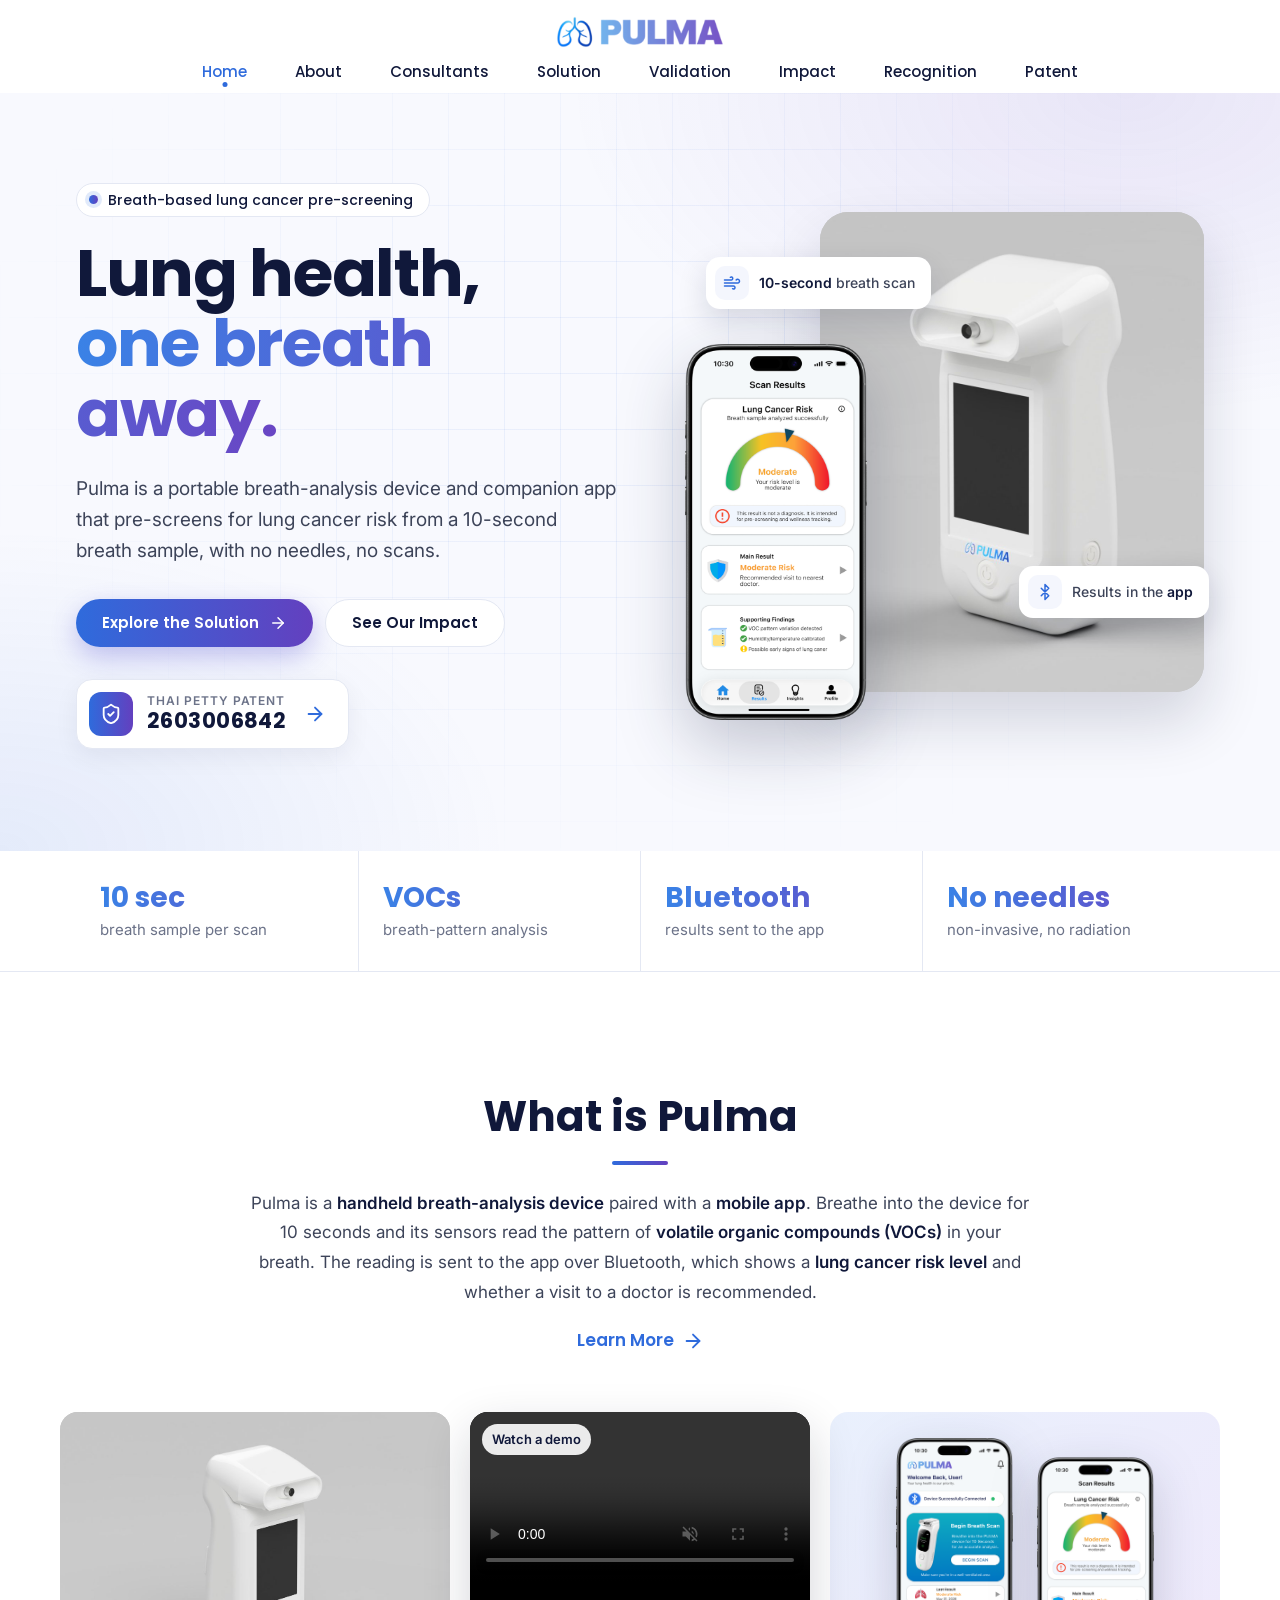
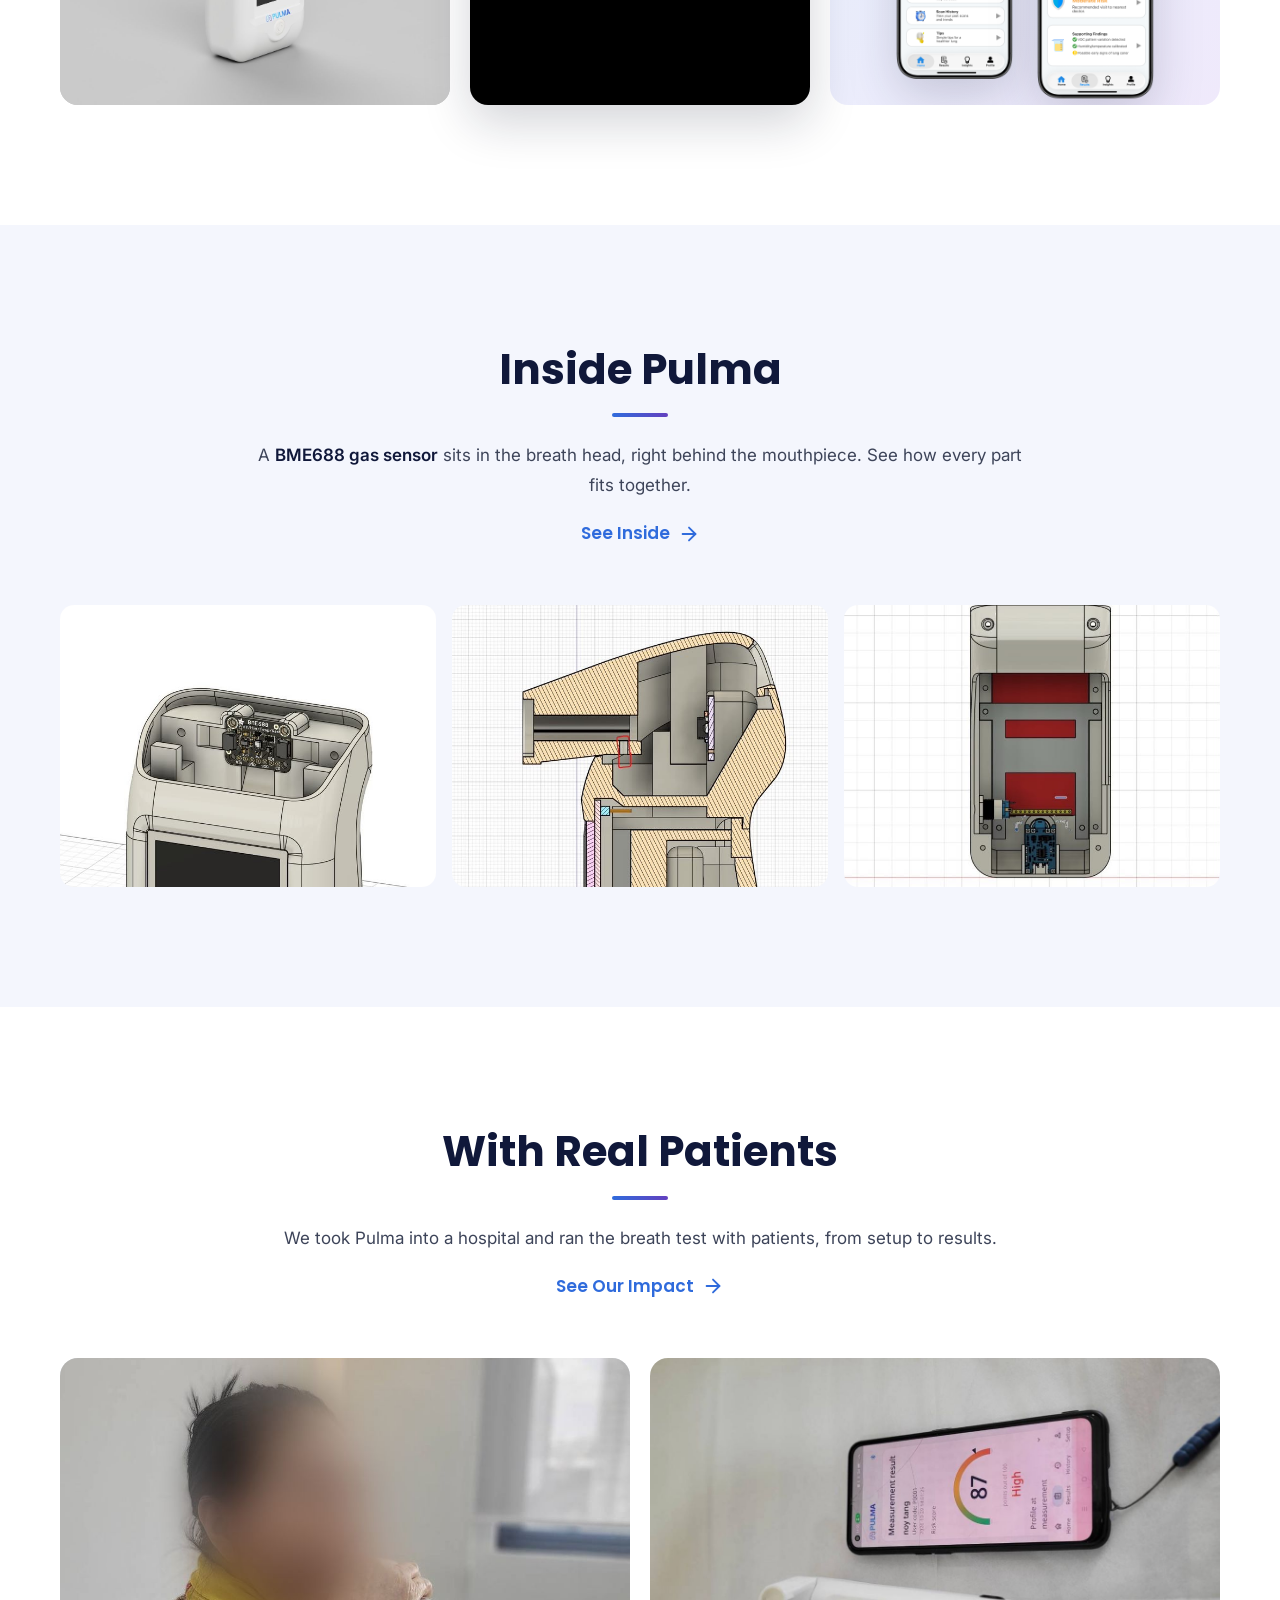
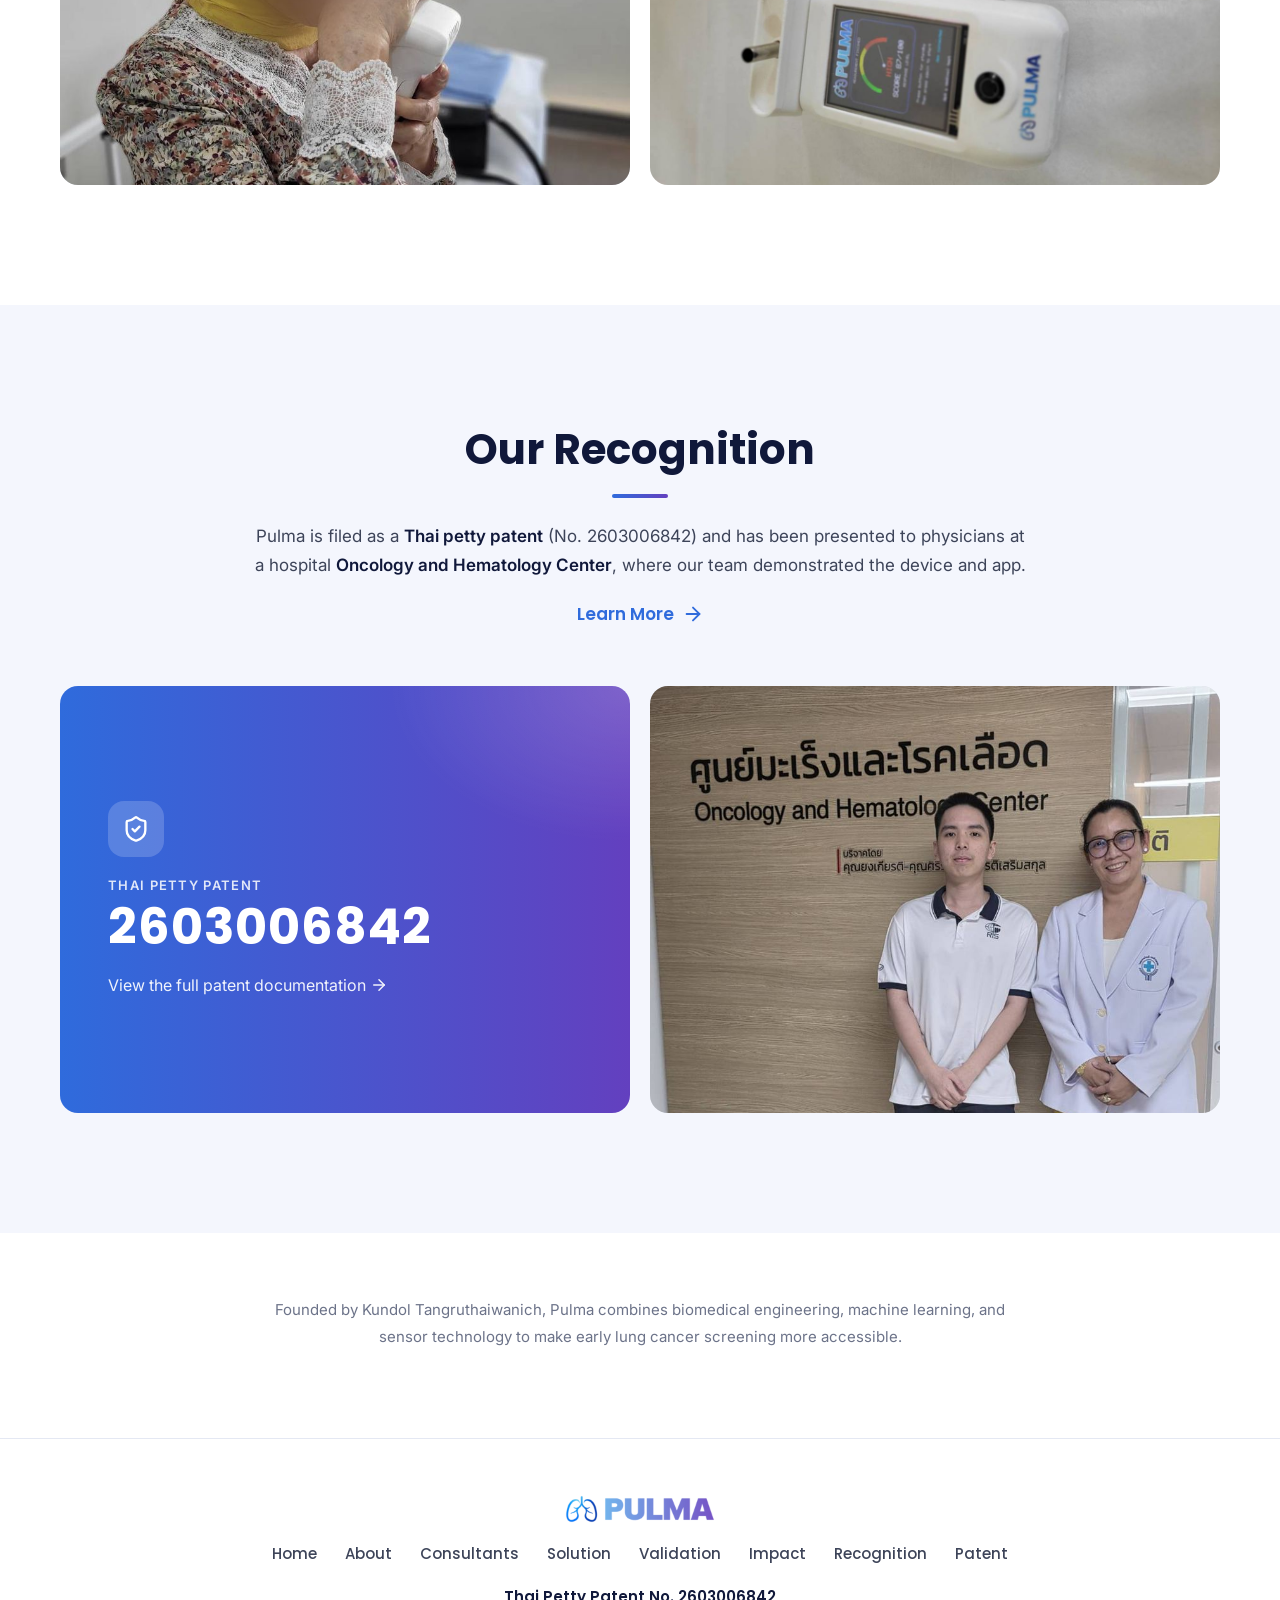
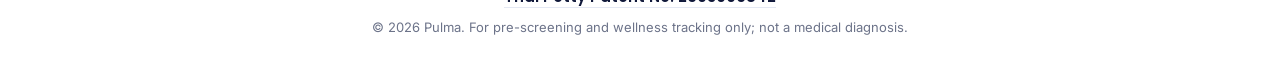
<file: index.html>
<!doctype html>
<html lang="en">
<head>
  <meta charset="utf-8">
  <meta name="viewport" content="width=device-width, initial-scale=1">
  <title>Pulma | Lung Cancer Breath Screening | Founded by Kundol Tangruthaiwanich</title>
  <meta name="description" content="Pulma is a portable lung cancer pre-screening device founded by Kundol Tangruthaiwanich, combining breath sensor technology and machine learning.">
  <meta property="og:title" content="Pulma | Lung Cancer Breath Screening | Founded by Kundol Tangruthaiwanich">
  <meta property="og:description" content="Pulma is a portable lung cancer pre-screening device founded by Kundol Tangruthaiwanich, combining breath sensor technology and machine learning.">
  <meta property="og:image" content="images/hero.jpg">
  <link rel="canonical" href="https://pulma.org/">
  <script type="application/ld+json">
  {"@context":"https://schema.org","@graph":[
    {"@type":"Organization","@id":"https://pulma.org/#org","name":"Pulma","url":"https://pulma.org/","logo":"https://pulma.org/images/pulma-logo.png","description":"Pulma is a portable lung cancer pre-screening device founded by Kundol Tangruthaiwanich, combining breath sensor technology and machine learning.","founder":{"@id":"https://pulma.org/#kundol"}},
    {"@type":"Person","@id":"https://pulma.org/#kundol","name":"Kundol Tangruthaiwanich","jobTitle":"Founder of Pulma","url":"https://pulma.org/about.html","worksFor":{"@id":"https://pulma.org/#org"}}
  ]}
  </script>
  <link rel="icon" href="/favicon.ico" sizes="48x48">
  <link rel="icon" type="image/png" sizes="192x192" href="/images/favicon-192.png">
  <link rel="icon" type="image/png" sizes="48x48" href="/images/favicon-48.png">
  <link rel="apple-touch-icon" href="/images/apple-touch-icon.png">
  <link rel="preconnect" href="https://fonts.googleapis.com">
  <link rel="preconnect" href="https://fonts.gstatic.com" crossorigin>
  <link href="https://fonts.googleapis.com/css2?family=Inter:wght@400;500;600&family=Poppins:wght@500;600;700&display=swap" rel="stylesheet">
  <link rel="stylesheet" href="styles.css">
  <script>document.documentElement.classList.add('js');</script>
</head>
<body>

  <svg width="0" height="0" style="position:absolute" aria-hidden="true">
    <symbol id="i-wind" viewBox="0 0 24 24"><path d="M12.8 19.6A2 2 0 1 0 14 16H2"/><path d="M17.5 8a2.5 2.5 0 1 1 2 4H2"/><path d="M9.8 4.4A2 2 0 1 1 11 8H2"/></symbol>
    <symbol id="i-bluetooth" viewBox="0 0 24 24"><path d="m7 7 10 10-5 5V2l5 5L7 17"/></symbol>
    <symbol id="i-shield" viewBox="0 0 24 24"><path d="M20 13c0 5-3.5 7.5-7.66 8.95a1 1 0 0 1-.67-.01C7.5 20.5 4 18 4 13V6a1 1 0 0 1 1-1c2 0 4.5-1.2 6.24-2.72a1.17 1.17 0 0 1 1.52 0C14.51 3.81 17 5 19 5a1 1 0 0 1 1 1z"/><path d="m9 12 2 2 4-4"/></symbol>
    <symbol id="i-arrow" viewBox="0 0 24 24"><path d="M5 12h14"/><path d="m12 5 7 7-7 7"/></symbol>
  </svg>

  <header class="site-header">
    <a class="brand" href="index.html" aria-label="Pulma home">
      <img src="images/pulma-logo.png" alt="PULMA" width="900" height="172">
    </a>
    <nav class="nav" aria-label="Main">
      <a href="index.html" aria-current="page">Home</a>
      <a href="about.html">About</a>
      <a href="consultants.html">Consultants</a>
      <a href="solution.html">Solution</a>
      <a href="validation.html">Validation</a>
      <a href="impact.html">Impact</a>
      <a href="recognition.html">Recognition</a>
      <a href="patents.html">Patent</a>
    </nav>
  </header>

  <main>

    <section class="hero grid-bg">
      <div class="hero-inner">
        <div class="hero-copy">
          <p class="kicker">Breath-based lung cancer pre-screening</p>
          <h1>Lung health,<br> <span class="grad-text">one breath away.</span></h1>
          <p class="lede">
            Pulma is a portable breath-analysis device and companion app that pre-screens for lung cancer
            risk from a 10-second breath sample, with no needles, no scans.
          </p>
          <div class="hero-actions">
            <a class="btn btn--primary" href="solution.html">Explore the Solution <svg class="icon"><use href="#i-arrow"/></svg></a>
            <a class="btn btn--ghost" href="impact.html">See Our Impact</a>
          </div>
          <a class="patent-badge" href="patents.html" aria-label="Thai petty patent number 2603006842: view the patent documents">
            <div class="badge-icon"><svg class="icon"><use href="#i-shield"/></svg></div>
            <div>
              <span>Thai Petty Patent</span>
              <strong>2603006842</strong>
            </div>
            <svg class="icon badge-arrow"><use href="#i-arrow"/></svg>
          </a>
        </div>

        <div class="hero-visual">
          <figure class="hero-card">
            <img src="images/hero-card.jpg" alt="The Pulma breath-analysis device" width="960" height="1200" fetchpriority="high">
          </figure>
          <img class="hero-phone" src="images/app-result.png" alt="Pulma app showing a lung cancer risk gauge" width="520" height="1075">
          <div class="hero-chip hero-chip--scan">
            <span class="chip-icon"><svg class="icon"><use href="#i-wind"/></svg></span>
            <span><strong>10-second</strong> breath scan</span>
          </div>
          <div class="hero-chip hero-chip--bt">
            <span class="chip-icon"><svg class="icon"><use href="#i-bluetooth"/></svg></span>
            <span>Results in the <strong>app</strong></span>
          </div>
        </div>
      </div>
    </section>

    <div class="facts-band">
      <div class="facts">
        <div class="fact"><strong class="grad-text">10 sec</strong><span>breath sample per scan</span></div>
        <div class="fact"><strong class="grad-text">VOCs</strong><span>breath-pattern analysis</span></div>
        <div class="fact"><strong class="grad-text">Bluetooth</strong><span>results sent to the app</span></div>
        <div class="fact"><strong class="grad-text">No needles</strong><span>non-invasive, no radiation</span></div>
      </div>
    </div>

    <section class="section">
      <div class="section-head reveal">
        <h2>What is Pulma</h2>
        <p>
          Pulma is a <strong>handheld breath-analysis device</strong> paired with a <strong>mobile app</strong>.
          Breathe into the device for 10 seconds and its sensors read the pattern of
          <strong>volatile organic compounds (VOCs)</strong> in your breath. The reading is sent to the app over
          Bluetooth, which shows a <strong>lung cancer risk level</strong> and whether a visit to a doctor is
          recommended.
        </p>
        <a class="learn-more" href="solution.html">Learn More <svg class="icon"><use href="#i-arrow"/></svg></a>
      </div>
      <div class="photo-trio reveal" id="demo">
        <figure class="photo photo--render"><img src="images/device-angle-1.jpg" alt="The Pulma device" width="1100" height="825" loading="lazy"></figure>
        <figure class="photo photo--app">
          <img src="images/app-home.png" alt="Pulma app home screen" width="520" height="1075" loading="lazy">
          <img src="images/app-result.png" alt="Pulma app scan results screen" width="520" height="1075" loading="lazy">
        </figure>
        <figure class="demo-video">
          <video controls playsinline muted preload="metadata" width="360" height="462" aria-label="Pulma demo: a full breath scan">
            <source src="images/pulma-demo.mp4#t=0.1" type="video/mp4">
            Your browser can't play this video. <a href="images/pulma-demo.mp4">Download the Pulma demo</a>.
          </video>
          <figcaption>Watch a demo</figcaption>
        </figure>
      </div>
    </section>

    <section class="section section--tint">
      <div class="section-head reveal">
        <h2>Inside Pulma</h2>
        <p>
          A <strong>BME688 gas sensor</strong> sits in the breath head, right behind the mouthpiece. See how every
          part fits together.
        </p>
        <a class="learn-more" href="solution.html#inside">See Inside <svg class="icon"><use href="#i-arrow"/></svg></a>
      </div>
      <div class="thumbs thumbs--3 reveal">
        <figure class="photo"><img src="images/tech-sensor.jpg" alt="CAD view of the BME688 sensor in the breath head" width="750" height="526" loading="lazy"></figure>
        <figure class="photo"><img src="images/tech-section.jpg" alt="Cross-section of the breath head and mouthpiece" width="750" height="518" loading="lazy"></figure>
        <figure class="photo"><img src="images/tech-internals.jpg" alt="CAD view of the internal layout" width="750" height="659" loading="lazy"></figure>
      </div>
    </section>

    <section class="section">
      <div class="section-head reveal">
        <h2>With Real Patients</h2>
        <p>We took Pulma into a hospital and ran the breath test with patients, from setup to results.</p>
        <a class="learn-more" href="impact.html">See Our Impact <svg class="icon"><use href="#i-arrow"/></svg></a>
      </div>
      <div class="photo-pair reveal">
        <figure class="photo"><img src="images/trial-7.jpg" alt="A patient breathing into the Pulma device" width="900" height="1200" loading="lazy" style="object-position: 50% 45%"></figure>
        <figure class="photo"><img src="images/trial-12.jpg" alt="A result on the Pulma device and phone" width="1200" height="900" loading="lazy"></figure>
      </div>
    </section>

    <section class="section section--tint">
      <div class="section-head reveal">
        <h2>Our Recognition</h2>
        <p>
          Pulma is filed as a <strong>Thai petty patent</strong> (No. 2603006842) and has been presented to
          physicians at a hospital <strong>Oncology and Hematology Center</strong>, where our team demonstrated the
          device and app.
        </p>
        <a class="learn-more" href="recognition.html">Learn More <svg class="icon"><use href="#i-arrow"/></svg></a>
      </div>
      <div class="photo-pair reveal">
        <a class="patent-card" href="patents.html">
          <div class="badge-icon"><svg class="icon"><use href="#i-shield"/></svg></div>
          <span>Thai Petty Patent</span>
          <strong>2603006842</strong>
          <p>View the full patent documentation <svg class="icon" style="width:18px;height:18px;vertical-align:-3px"><use href="#i-arrow"/></svg></p>
        </a>
        <figure class="photo"><img src="images/deploy-1.jpg" alt="The Pulma team with a physician at the Oncology and Hematology Center" width="900" height="1200" loading="lazy" style="object-position: 50% 16%"></figure>
      </div>
    </section>

    <section class="section section--snug">
      <div class="section-head" style="margin-bottom:0">
        <p style="font-size:15px;color:var(--muted)">Founded by Kundol Tangruthaiwanich, Pulma combines biomedical engineering, machine learning, and sensor technology to make early lung cancer screening more accessible.</p>
      </div>
    </section>

  </main>

  <footer class="site-footer">
    <img src="images/pulma-logo.png" alt="PULMA" width="900" height="172" loading="lazy">
    <nav class="footer-nav" aria-label="Footer">
      <a href="index.html">Home</a>
      <a href="about.html">About</a>
      <a href="consultants.html">Consultants</a>
      <a href="solution.html">Solution</a>
      <a href="validation.html">Validation</a>
      <a href="impact.html">Impact</a>
      <a href="recognition.html">Recognition</a>
      <a href="patents.html">Patent</a>
    </nav>
    <p class="footer-patent"><a href="patents.html">Thai Petty Patent No. 2603006842</a></p>
    <p class="fineprint">&copy; 2026 Pulma. For pre-screening and wellness tracking only; not a medical diagnosis.</p>
  </footer>

  <script src="script.js"></script>
</body>
</html>
</file>
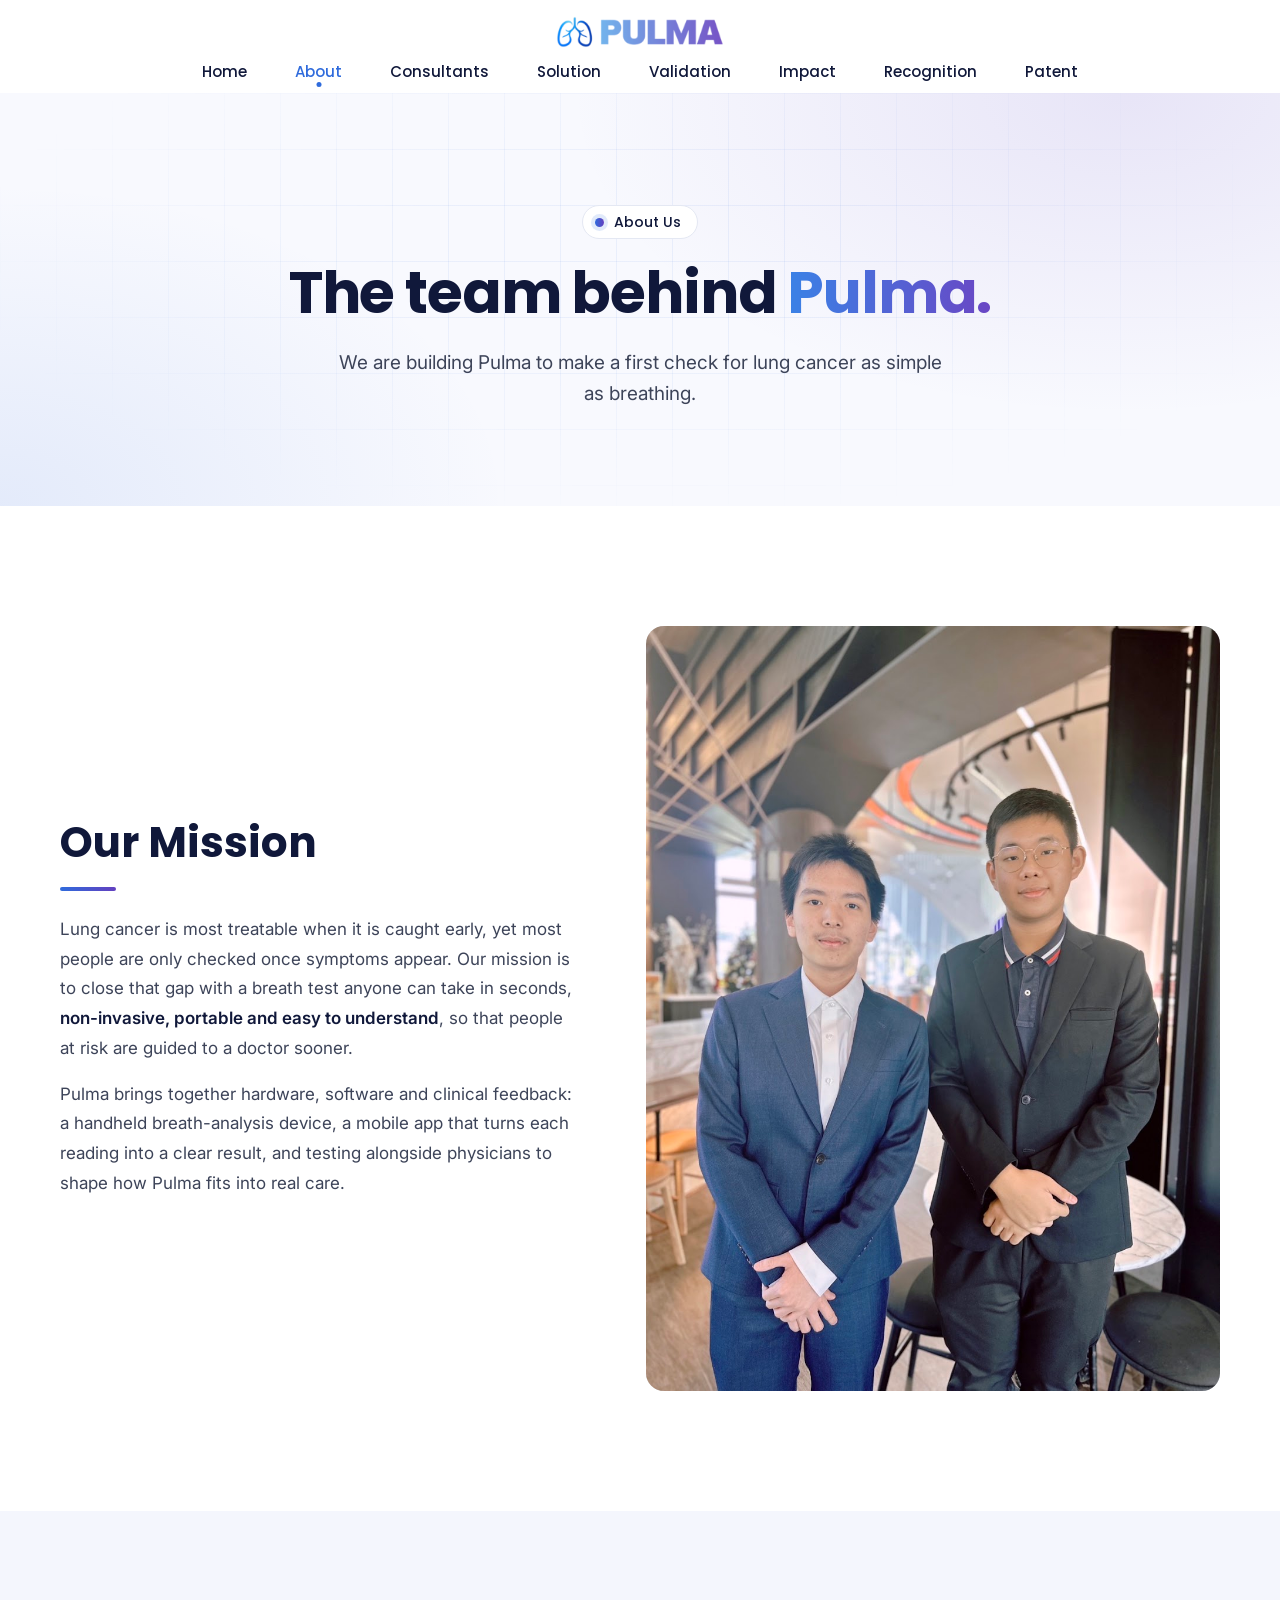
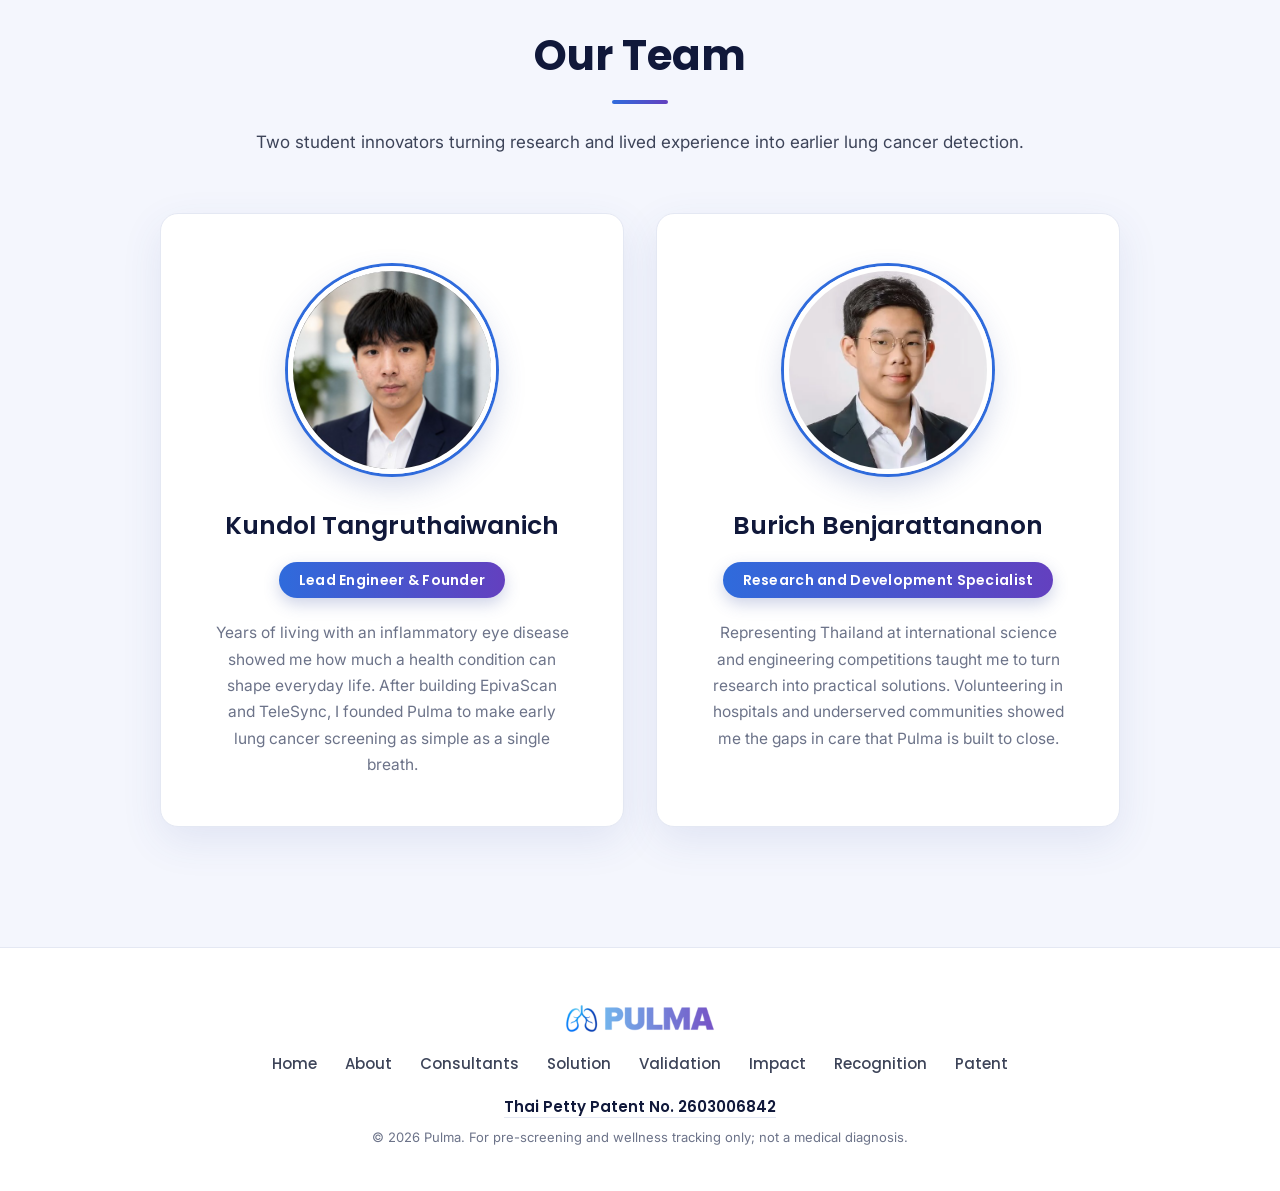
<file: about.html>
<!doctype html>
<html lang="en">
<head>
  <meta charset="utf-8">
  <meta name="viewport" content="width=device-width, initial-scale=1">
  <title>About - Pulma</title>
  <meta name="description" content="The mission and team behind Pulma, a breath-based lung cancer pre-screening device.">
  <link rel="icon" href="/favicon.ico" sizes="48x48">
  <link rel="icon" type="image/png" sizes="192x192" href="/images/favicon-192.png">
  <link rel="icon" type="image/png" sizes="48x48" href="/images/favicon-48.png">
  <link rel="apple-touch-icon" href="/images/apple-touch-icon.png">
  <link rel="preconnect" href="https://fonts.googleapis.com">
  <link rel="preconnect" href="https://fonts.gstatic.com" crossorigin>
  <link href="https://fonts.googleapis.com/css2?family=Inter:wght@400;500;600&family=Poppins:wght@500;600;700&display=swap" rel="stylesheet">
  <link rel="stylesheet" href="styles.css">
  <script>document.documentElement.classList.add('js');</script>
</head>
<body>

  <svg width="0" height="0" style="position:absolute" aria-hidden="true">
    <symbol id="i-user" viewBox="0 0 24 24"><circle cx="12" cy="8" r="4"/><path d="M20 21a8 8 0 0 0-16 0"/></symbol>
  </svg>

  <header class="site-header">
    <a class="brand" href="index.html" aria-label="Pulma home">
      <img src="images/pulma-logo.png" alt="PULMA" width="900" height="172">
    </a>
    <nav class="nav" aria-label="Main">
      <a href="index.html">Home</a>
      <a href="about.html" aria-current="page">About</a>
      <a href="consultants.html">Consultants</a>
      <a href="solution.html">Solution</a>
      <a href="validation.html">Validation</a>
      <a href="impact.html">Impact</a>
      <a href="recognition.html">Recognition</a>
      <a href="patents.html">Patent</a>
    </nav>
  </header>

  <main>

    <section class="page-hero grid-bg">
      <p class="kicker">About Us</p>
      <h1>The team behind <span class="grad-text">Pulma.</span></h1>
      <p>We are building Pulma to make a first check for lung cancer as simple as breathing.</p>
    </section>

    <section class="section">
      <div class="split">
        <div class="split-copy reveal">
          <h2>Our Mission</h2>
          <p>
            Lung cancer is most treatable when it is caught early, yet most people are only checked once symptoms
            appear. Our mission is to close that gap with a breath test anyone can take in seconds,
            <strong>non-invasive, portable and easy to understand</strong>, so that people at risk are
            guided to a doctor sooner.
          </p>
          <p>
            Pulma brings together hardware, software and clinical feedback: a handheld breath-analysis device, a
            mobile app that turns each reading into a clear result, and testing alongside physicians to shape how
            Pulma fits into real care.
          </p>
        </div>
        <figure class="photo reveal" style="aspect-ratio: 3 / 4">
          <img src="images/team-photo.jpg" alt="Kundol Tangruthaiwanich and Burich Benjarattananon, the team behind Pulma" width="978" height="1304" style="object-position: 50% 30%">
        </figure>
      </div>
    </section>

    <section class="section section--tint">
      <div class="section-head reveal">
        <h2>Our Team</h2>
        <p>Two student innovators turning research and lived experience into earlier lung cancer detection.</p>
      </div>
      <div class="cards cards--2 reveal">
        <div class="member">
          <img src="images/team-kundol.jpg" alt="Kundol Tangruthaiwanich" width="400" height="400">
          <h3>Kundol Tangruthaiwanich</h3>
          <p class="role">Lead Engineer &amp; Founder</p>
          <p class="bio">
            Years of living with an inflammatory eye disease showed me how much a health condition can shape everyday
            life. After building EpivaScan and TeleSync, I founded Pulma to make early lung cancer screening as simple
            as a single breath.
          </p>
        </div>
        <div class="member">
          <img src="images/team-burich.webp" alt="Burich Benjarattananon" width="400" height="400">
          <h3>Burich Benjarattananon</h3>
          <p class="role">Research and Development Specialist</p>
          <p class="bio">
            Representing Thailand at international science and engineering competitions taught me to turn research into
            practical solutions. Volunteering in hospitals and underserved communities showed me the gaps in care that
            Pulma is built to close.
          </p>
        </div>
      </div>
    </section>

  </main>

  <footer class="site-footer">
    <img src="images/pulma-logo.png" alt="PULMA" width="900" height="172" loading="lazy">
    <nav class="footer-nav" aria-label="Footer">
      <a href="index.html">Home</a>
      <a href="about.html">About</a>
      <a href="consultants.html">Consultants</a>
      <a href="solution.html">Solution</a>
      <a href="validation.html">Validation</a>
      <a href="impact.html">Impact</a>
      <a href="recognition.html">Recognition</a>
      <a href="patents.html">Patent</a>
    </nav>
    <p class="footer-patent"><a href="patents.html">Thai Petty Patent No. 2603006842</a></p>
    <p class="fineprint">&copy; 2026 Pulma. For pre-screening and wellness tracking only; not a medical diagnosis.</p>
  </footer>

  <script src="script.js"></script>
</body>
</html>
</file>
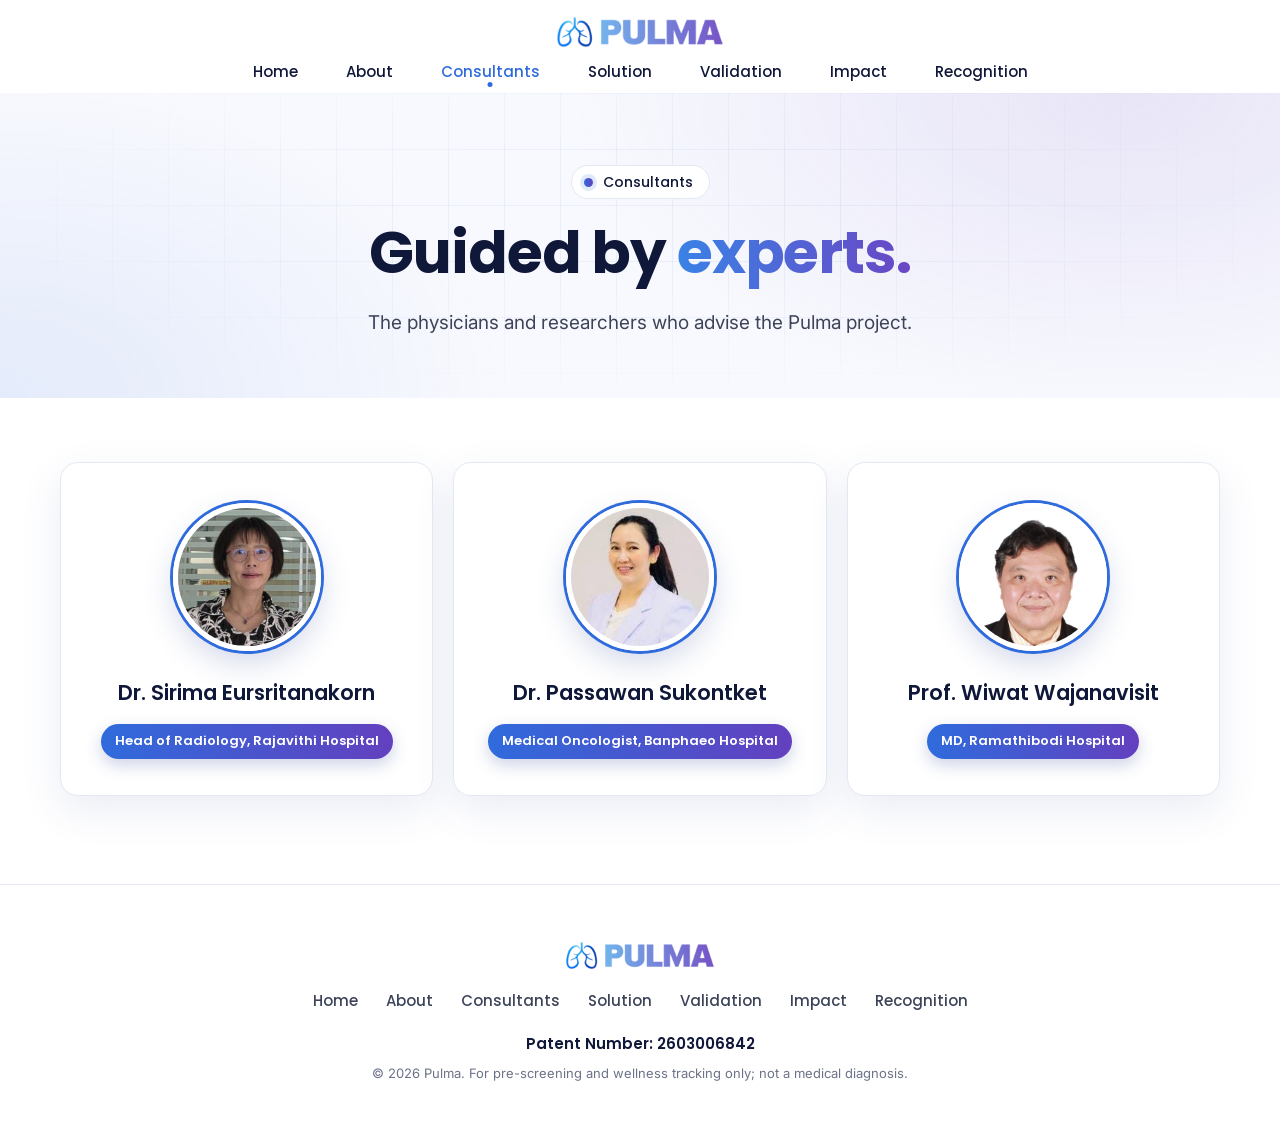
<file: consultants.html>
<!doctype html>
<html lang="en">
<head>
  <meta charset="utf-8">
  <meta name="viewport" content="width=device-width, initial-scale=1">
  <title>Consultants - Pulma</title>
  <meta name="description" content="The physicians and researchers who advise the Pulma project.">
  <link rel="icon" href="/favicon.ico" sizes="48x48">
  <link rel="icon" type="image/png" sizes="192x192" href="/images/favicon-192.png">
  <link rel="icon" type="image/png" sizes="48x48" href="/images/favicon-48.png">
  <link rel="apple-touch-icon" href="/images/apple-touch-icon.png">
  <link rel="preconnect" href="https://fonts.googleapis.com">
  <link rel="preconnect" href="https://fonts.gstatic.com" crossorigin>
  <link href="https://fonts.googleapis.com/css2?family=Inter:wght@400;500;600&family=Poppins:wght@500;600;700&display=swap" rel="stylesheet">
  <link rel="stylesheet" href="styles.css">
  <script>document.documentElement.classList.add('js');</script>
</head>
<body>

  <svg width="0" height="0" style="position:absolute" aria-hidden="true">
    <symbol id="i-user" viewBox="0 0 24 24"><circle cx="12" cy="8" r="4"/><path d="M20 21a8 8 0 0 0-16 0"/></symbol>
  </svg>

  <header class="site-header">
    <a class="brand" href="index.html" aria-label="Pulma home">
      <img src="images/pulma-logo.png" alt="PULMA" width="900" height="172">
    </a>
    <nav class="nav" aria-label="Main">
      <a href="index.html">Home</a>
      <a href="about.html">About</a>
      <a href="consultants.html" aria-current="page">Consultants</a>
      <a href="solution.html">Solution</a>
      <a href="validation.html">Validation</a>
      <a href="impact.html">Impact</a>
      <a href="recognition.html">Recognition</a>
    </nav>
  </header>

  <main>

    <section class="page-hero page-hero--compact grid-bg">
      <p class="kicker">Consultants</p>
      <h1>Guided by <span class="grad-text">experts.</span></h1>
      <p>The physicians and researchers who advise the Pulma project.</p>
    </section>

    <section class="section section--snug">
      <div class="cards cards--3 reveal">
        <div class="member member--compact">
          <img src="images/consultant-sirima.jpg" alt="Dr. Sirima Eursritanakorn" width="400" height="400">
          <h3>Dr. Sirima Eursritanakorn</h3>
          <p class="role">Head of Radiology, Rajavithi Hospital</p>
        </div>
        <div class="member member--compact">
          <img src="images/consultant-passawan.jpg" alt="Dr. Passawan Sukontket" width="400" height="400">
          <h3>Dr. Passawan Sukontket</h3>
          <p class="role">Medical Oncologist, Banphaeo Hospital</p>
        </div>
        <div class="member member--compact">
          <img src="images/consultant-wiwat.jpg" alt="Prof. Wiwat Wajanavisit" width="400" height="400">
          <h3>Prof. Wiwat Wajanavisit</h3>
          <p class="role">MD, Ramathibodi Hospital</p>
        </div>
      </div>
    </section>

  </main>

  <footer class="site-footer">
    <img src="images/pulma-logo.png" alt="PULMA" width="900" height="172" loading="lazy">
    <nav class="footer-nav" aria-label="Footer">
      <a href="index.html">Home</a>
      <a href="about.html">About</a>
      <a href="consultants.html">Consultants</a>
      <a href="solution.html">Solution</a>
      <a href="validation.html">Validation</a>
      <a href="impact.html">Impact</a>
      <a href="recognition.html">Recognition</a>
    </nav>
    <p>Patent Number: 2603006842</p>
    <p class="fineprint">&copy; 2026 Pulma. For pre-screening and wellness tracking only; not a medical diagnosis.</p>
  </footer>

  <script src="script.js"></script>
</body>
</html>
</file>
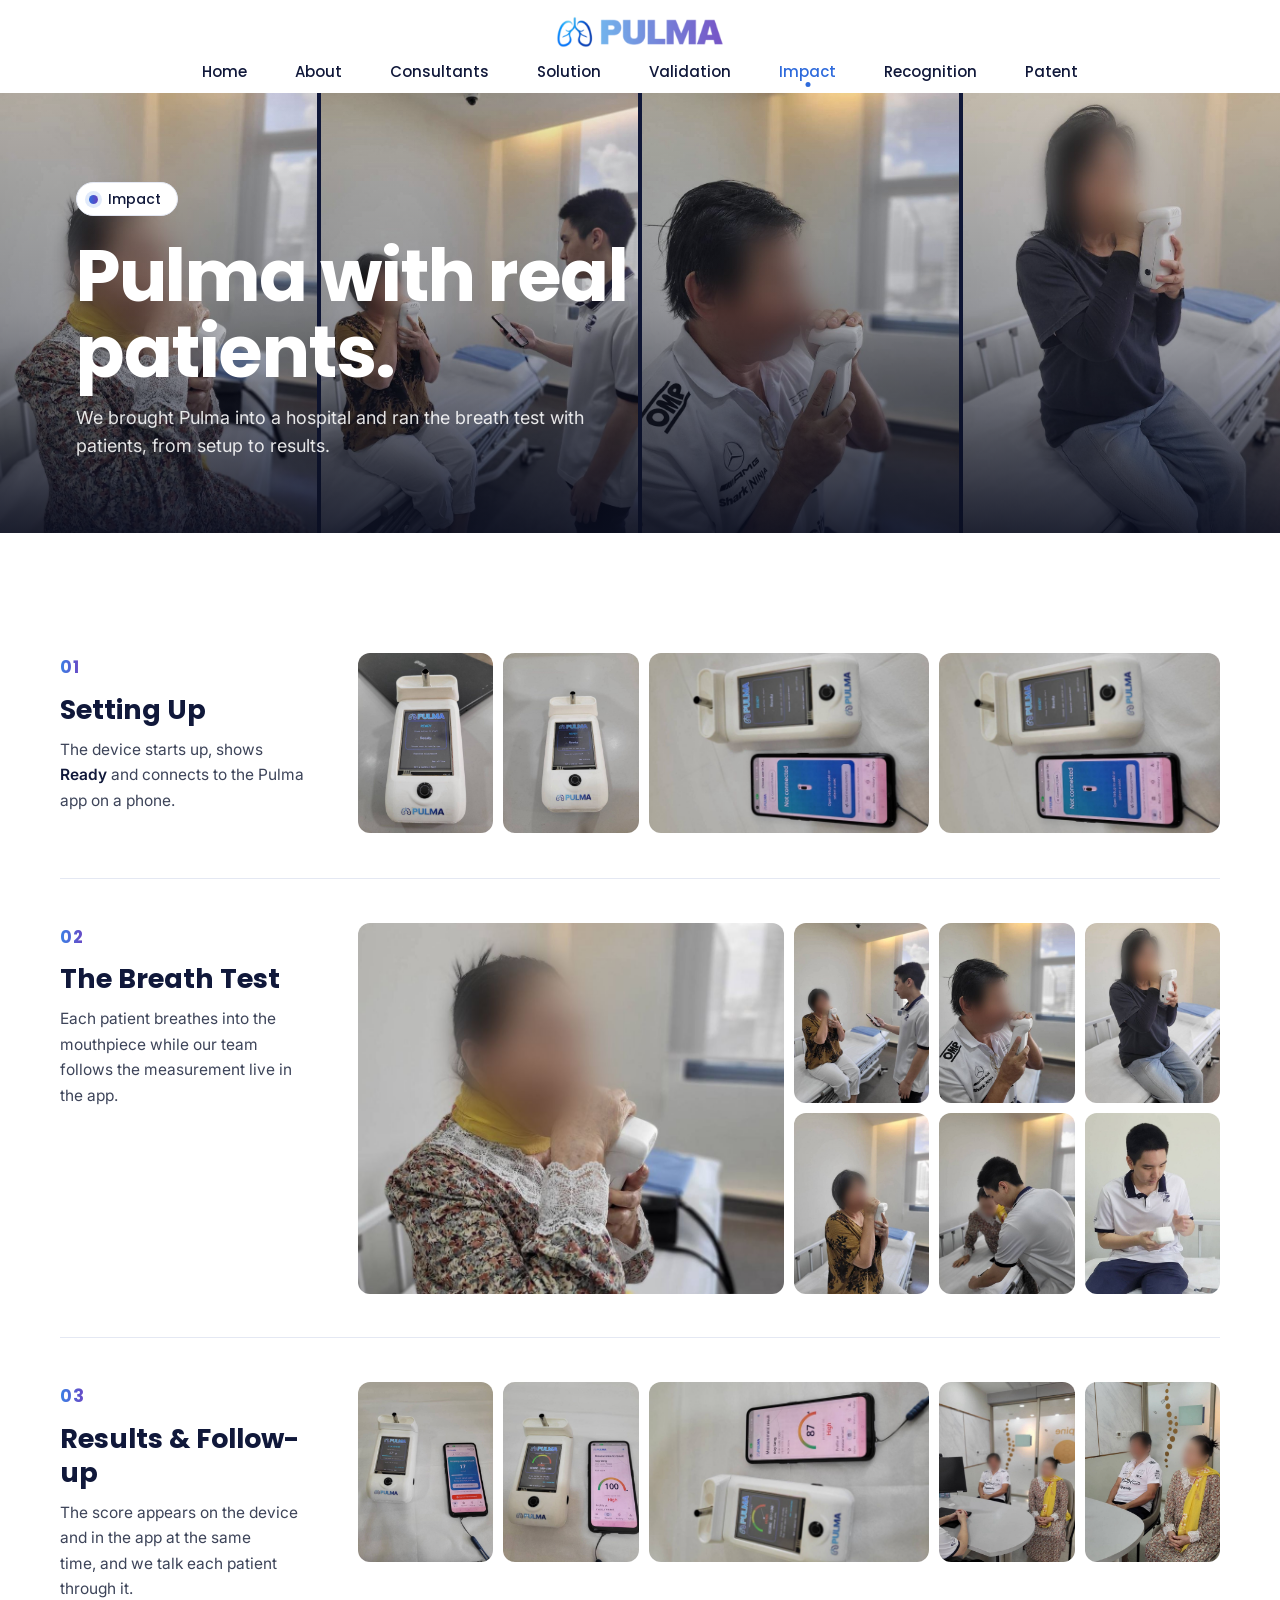
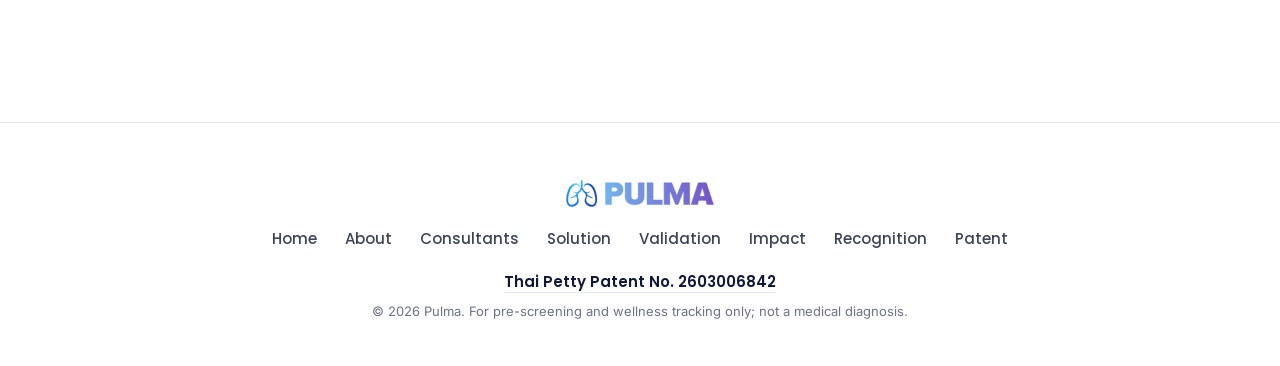
<file: impact.html>
<!doctype html>
<html lang="en">
<head>
  <meta charset="utf-8">
  <meta name="viewport" content="width=device-width, initial-scale=1">
  <title>Impact - Pulma</title>
  <meta name="description" content="Pulma deployed at a hospital with real patients taking the breath test.">
  <link rel="icon" href="/favicon.ico" sizes="48x48">
  <link rel="icon" type="image/png" sizes="192x192" href="/images/favicon-192.png">
  <link rel="icon" type="image/png" sizes="48x48" href="/images/favicon-48.png">
  <link rel="apple-touch-icon" href="/images/apple-touch-icon.png">
  <link rel="preconnect" href="https://fonts.googleapis.com">
  <link rel="preconnect" href="https://fonts.gstatic.com" crossorigin>
  <link href="https://fonts.googleapis.com/css2?family=Inter:wght@400;500;600&family=Poppins:wght@500;600;700&display=swap" rel="stylesheet">
  <link rel="stylesheet" href="styles.css">
  <script>document.documentElement.classList.add('js');</script>
</head>
<body>

  <header class="site-header">
    <a class="brand" href="index.html" aria-label="Pulma home">
      <img src="images/pulma-logo.png" alt="PULMA" width="900" height="172">
    </a>
    <nav class="nav" aria-label="Main">
      <a href="index.html">Home</a>
      <a href="about.html">About</a>
      <a href="consultants.html">Consultants</a>
      <a href="solution.html">Solution</a>
      <a href="validation.html">Validation</a>
      <a href="impact.html" aria-current="page">Impact</a>
      <a href="recognition.html">Recognition</a>
      <a href="patents.html">Patent</a>
    </nav>
  </header>

  <main>

    <section class="photo-hero photo-hero--short">
      <div class="photo-hero-strip" aria-hidden="true">
        <img src="images/trial-7.jpg" alt="" width="900" height="1200">
        <img src="images/trial-16.jpg" alt="" width="900" height="1200">
        <img src="images/trial-19.jpg" alt="" width="900" height="1200">
        <img src="images/trial-23.jpg" alt="" width="900" height="1200">
      </div>
      <div class="photo-hero-copy">
        <p class="kicker">Impact</p>
        <h1>Pulma with real patients.</h1>
        <p>We brought Pulma into a hospital and ran the breath test with patients, from setup to results.</p>
      </div>
    </section>

    <section class="section">
      <div class="steps">
      <article class="step reveal">
        <div class="step-copy">
          <span class="chapter-num grad-text">01</span>
          <h2>Setting Up</h2>
          <p>The device starts up, shows <strong>Ready</strong> and connects to the Pulma app on a phone.</p>
        </div>
        <div class="step-media">
          <div class="gallery step-photos">
          <button class="photo" type="button"><img src="images/trial-3.jpg" alt="The Pulma device ready for a measurement" width="900" height="1200" loading="lazy"></button>
          <button class="photo" type="button"><img src="images/trial-2.jpg" alt="The Pulma device showing its ready screen" width="900" height="1200" loading="lazy"></button>
          <button class="photo w" type="button"><img src="images/trial-4.jpg" alt="The Pulma device next to the app before connecting" width="1200" height="900" loading="lazy"></button>
          <button class="photo w" type="button"><img src="images/trial-5.jpg" alt="Connecting the Pulma device to the phone app" width="1200" height="900" loading="lazy"></button>
          </div>
        </div>
      </article>
      <article class="step reveal">
        <div class="step-copy">
          <span class="chapter-num grad-text">02</span>
          <h2>The Breath Test</h2>
          <p>Each patient breathes into the mouthpiece while our team follows the measurement live in the app.</p>
        </div>
        <div class="step-media">
          <div class="gallery step-photos">
          <button class="photo b" type="button"><img src="images/trial-7.jpg" alt="A patient breathing into the Pulma device" width="900" height="1200" loading="lazy"></button>
          <button class="photo" type="button"><img src="images/trial-16.jpg" alt="A team member following a patient's test in the app" width="900" height="1200" loading="lazy"></button>
          <button class="photo" type="button"><img src="images/trial-19.jpg" alt="A patient breathing into the Pulma device" width="900" height="1200" loading="lazy"></button>
          <button class="photo" type="button"><img src="images/trial-23.jpg" alt="A patient taking a breath sample" width="900" height="1200" loading="lazy"></button>
          <button class="photo" type="button"><img src="images/trial-15.jpg" alt="A patient taking a breath sample" width="900" height="1200" loading="lazy"></button>
          <button class="photo" type="button"><img src="images/trial-8.jpg" alt="A team member helping a patient" width="900" height="1200" loading="lazy"></button>
          <button class="photo" type="button"><img src="images/trial-32.jpg" alt="A team member preparing the device" width="900" height="1200" loading="lazy"></button>
          </div>
        </div>
      </article>
      <article class="step reveal">
        <div class="step-copy">
          <span class="chapter-num grad-text">03</span>
          <h2>Results &amp; Follow-up</h2>
          <p>The score appears on the device and in the app at the same time, and we talk each patient through it.</p>
        </div>
        <div class="step-media">
          <div class="gallery step-photos">
          <button class="photo" type="button"><img src="images/trial-10.jpg" alt="The measurement counting down on the device and app" width="900" height="1200" loading="lazy"></button>
          <button class="photo" type="button"><img src="images/trial-17.jpg" alt="A result shown on the device and in the app" width="900" height="1200" loading="lazy"></button>
          <button class="photo w" type="button"><img src="images/trial-12.jpg" alt="A measurement result on the device and phone" width="1200" height="900" loading="lazy"></button>
          <button class="photo" type="button"><img src="images/trial-26.jpg" alt="Going over the results with patients" width="900" height="1200" loading="lazy"></button>
          <button class="photo" type="button"><img src="images/trial-29.jpg" alt="Patients listening to their results" width="900" height="1200" loading="lazy"></button>
          </div>
        </div>
      </article>
      </div>
    </section>

  </main>

  <footer class="site-footer">
    <img src="images/pulma-logo.png" alt="PULMA" width="900" height="172" loading="lazy">
    <nav class="footer-nav" aria-label="Footer">
      <a href="index.html">Home</a>
      <a href="about.html">About</a>
      <a href="consultants.html">Consultants</a>
      <a href="solution.html">Solution</a>
      <a href="validation.html">Validation</a>
      <a href="impact.html">Impact</a>
      <a href="recognition.html">Recognition</a>
      <a href="patents.html">Patent</a>
    </nav>
    <p class="footer-patent"><a href="patents.html">Thai Petty Patent No. 2603006842</a></p>
    <p class="fineprint">&copy; 2026 Pulma. For pre-screening and wellness tracking only; not a medical diagnosis.</p>
  </footer>

  <dialog class="lightbox" aria-label="Photo viewer">
    <form method="dialog"><button class="lightbox-close" aria-label="Close">&times;</button></form>
    <button class="lightbox-prev" type="button" aria-label="Previous photo">&lsaquo;</button>
    <button class="lightbox-next" type="button" aria-label="Next photo">&rsaquo;</button>
    <img alt="">
    <p class="lightbox-caption"></p>
  </dialog>

  <script src="script.js"></script>
</body>
</html>
</file>
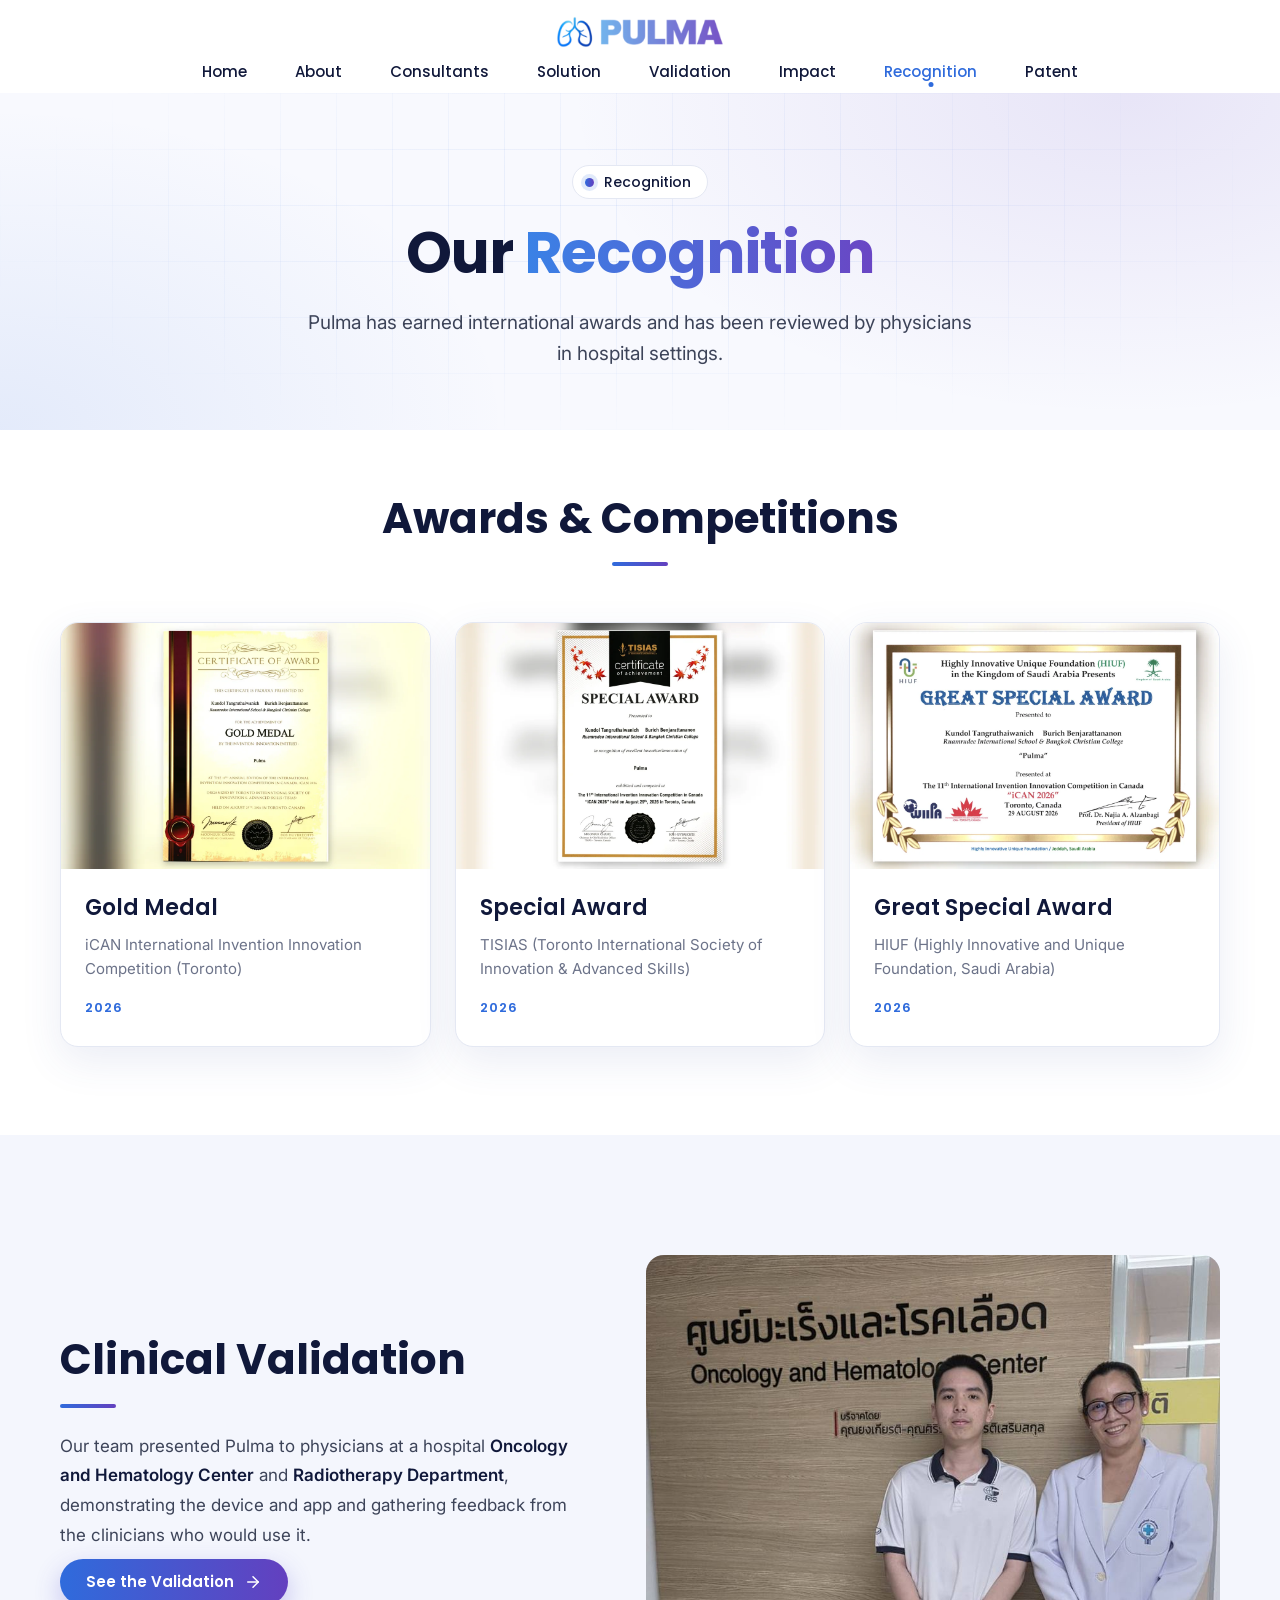
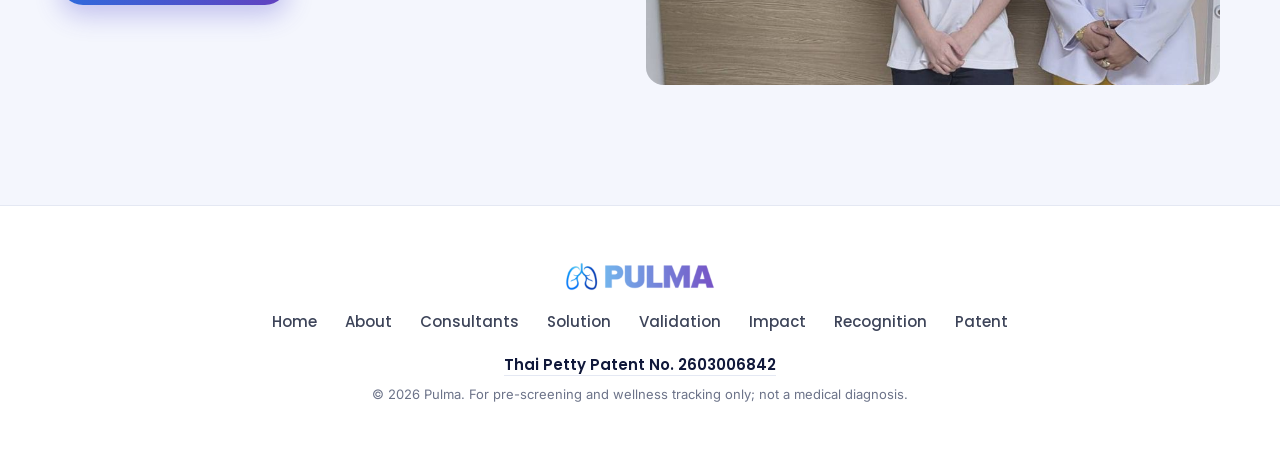
<file: recognition.html>
<!doctype html>
<html lang="en">
<head>
  <meta charset="utf-8">
  <meta name="viewport" content="width=device-width, initial-scale=1">
  <title>Recognition - Pulma</title>
  <meta name="description" content="Pulma's patent (Patent Number 2603006842), clinical engagement and awards.">
  <link rel="icon" href="/favicon.ico" sizes="48x48">
  <link rel="icon" type="image/png" sizes="192x192" href="/images/favicon-192.png">
  <link rel="icon" type="image/png" sizes="48x48" href="/images/favicon-48.png">
  <link rel="apple-touch-icon" href="/images/apple-touch-icon.png">
  <link rel="preconnect" href="https://fonts.googleapis.com">
  <link rel="preconnect" href="https://fonts.gstatic.com" crossorigin>
  <link href="https://fonts.googleapis.com/css2?family=Inter:wght@400;500;600&family=Poppins:wght@500;600;700&display=swap" rel="stylesheet">
  <link rel="stylesheet" href="styles.css">
  <script>document.documentElement.classList.add('js');</script>
</head>
<body>

  <svg width="0" height="0" style="position:absolute" aria-hidden="true">
    <symbol id="i-shield" viewBox="0 0 24 24"><path d="M20 13c0 5-3.5 7.5-7.66 8.95a1 1 0 0 1-.67-.01C7.5 20.5 4 18 4 13V6a1 1 0 0 1 1-1c2 0 4.5-1.2 6.24-2.72a1.17 1.17 0 0 1 1.52 0C14.51 3.81 17 5 19 5a1 1 0 0 1 1 1z"/><path d="m9 12 2 2 4-4"/></symbol>
    <symbol id="i-award" viewBox="0 0 24 24"><circle cx="12" cy="8" r="6"/><path d="M15.477 12.89 17 22l-5-3-5 3 1.523-9.11"/></symbol>
    <symbol id="i-arrow" viewBox="0 0 24 24"><path d="M5 12h14"/><path d="m12 5 7 7-7 7"/></symbol>
  </svg>

  <header class="site-header">
    <a class="brand" href="index.html" aria-label="Pulma home">
      <img src="images/pulma-logo.png" alt="PULMA" width="900" height="172">
    </a>
    <nav class="nav" aria-label="Main">
      <a href="index.html">Home</a>
      <a href="about.html">About</a>
      <a href="consultants.html">Consultants</a>
      <a href="solution.html">Solution</a>
      <a href="validation.html">Validation</a>
      <a href="impact.html">Impact</a>
      <a href="recognition.html" aria-current="page">Recognition</a>
      <a href="patents.html">Patent</a>
    </nav>
  </header>

  <main>

    <section class="page-hero page-hero--compact grid-bg">
      <p class="kicker">Recognition</p>
      <h1>Our <span class="grad-text">Recognition</span></h1>
      <p>Pulma has earned international awards and has been reviewed by physicians in hospital settings.</p>
    </section>

    <section class="section section--snug">
      <div class="section-head reveal">
        <h2>Awards &amp; Competitions</h2>
      </div>
      <div class="awards reveal">
        <figure class="award">
          <img src="images/award-gold-pulma.webp" alt="iCAN 2026 Certificate of Award: Gold Medal for Pulma" width="1200" height="800" loading="lazy">
          <figcaption>
            <h3>Gold Medal</h3>
            <p>iCAN International Invention Innovation Competition (Toronto)</p>
            <span class="year">2026</span>
          </figcaption>
        </figure>
        <figure class="award">
          <img src="images/award-tisias.webp" alt="TISIAS Certificate of Achievement: Special Award for Pulma at iCAN 2026" width="1200" height="800" loading="lazy">
          <figcaption>
            <h3>Special Award</h3>
            <p>TISIAS (Toronto International Society of Innovation &amp; Advanced Skills)</p>
            <span class="year">2026</span>
          </figcaption>
        </figure>
        <figure class="award">
          <img src="images/award-hiuf.webp" alt="HIUF certificate: Great Special Award for Pulma at iCAN 2026" width="1200" height="800" loading="lazy">
          <figcaption>
            <h3>Great Special Award</h3>
            <p>HIUF (Highly Innovative and Unique Foundation, Saudi Arabia)</p>
            <span class="year">2026</span>
          </figcaption>
        </figure>
      </div>
    </section>

    <section class="section section--tint">
      <div class="split">
        <div class="split-copy reveal">
          <h2>Clinical Validation</h2>
          <p>
            Our team presented Pulma to physicians at a hospital <strong>Oncology and Hematology Center</strong> and
            <strong>Radiotherapy Department</strong>, demonstrating the device and app and gathering feedback from
            the clinicians who would use it.
          </p>
          <a class="btn btn--primary" href="validation.html" style="margin-top: 8px">See the Validation <svg class="icon"><use href="#i-arrow"/></svg></a>
        </div>
        <figure class="photo reveal" style="aspect-ratio: 4 / 3">
          <img src="images/deploy-1.jpg" alt="The Pulma team with a physician at the Oncology and Hematology Center" width="900" height="1200" loading="lazy" style="object-position: 50% 18%">
        </figure>
      </div>
    </section>

  </main>

  <footer class="site-footer">
    <img src="images/pulma-logo.png" alt="PULMA" width="900" height="172" loading="lazy">
    <nav class="footer-nav" aria-label="Footer">
      <a href="index.html">Home</a>
      <a href="about.html">About</a>
      <a href="consultants.html">Consultants</a>
      <a href="solution.html">Solution</a>
      <a href="validation.html">Validation</a>
      <a href="impact.html">Impact</a>
      <a href="recognition.html">Recognition</a>
      <a href="patents.html">Patent</a>
    </nav>
    <p class="footer-patent"><a href="patents.html">Thai Petty Patent No. 2603006842</a></p>
    <p class="fineprint">&copy; 2026 Pulma. For pre-screening and wellness tracking only; not a medical diagnosis.</p>
  </footer>

  <script src="script.js"></script>
</body>
</html>
</file>
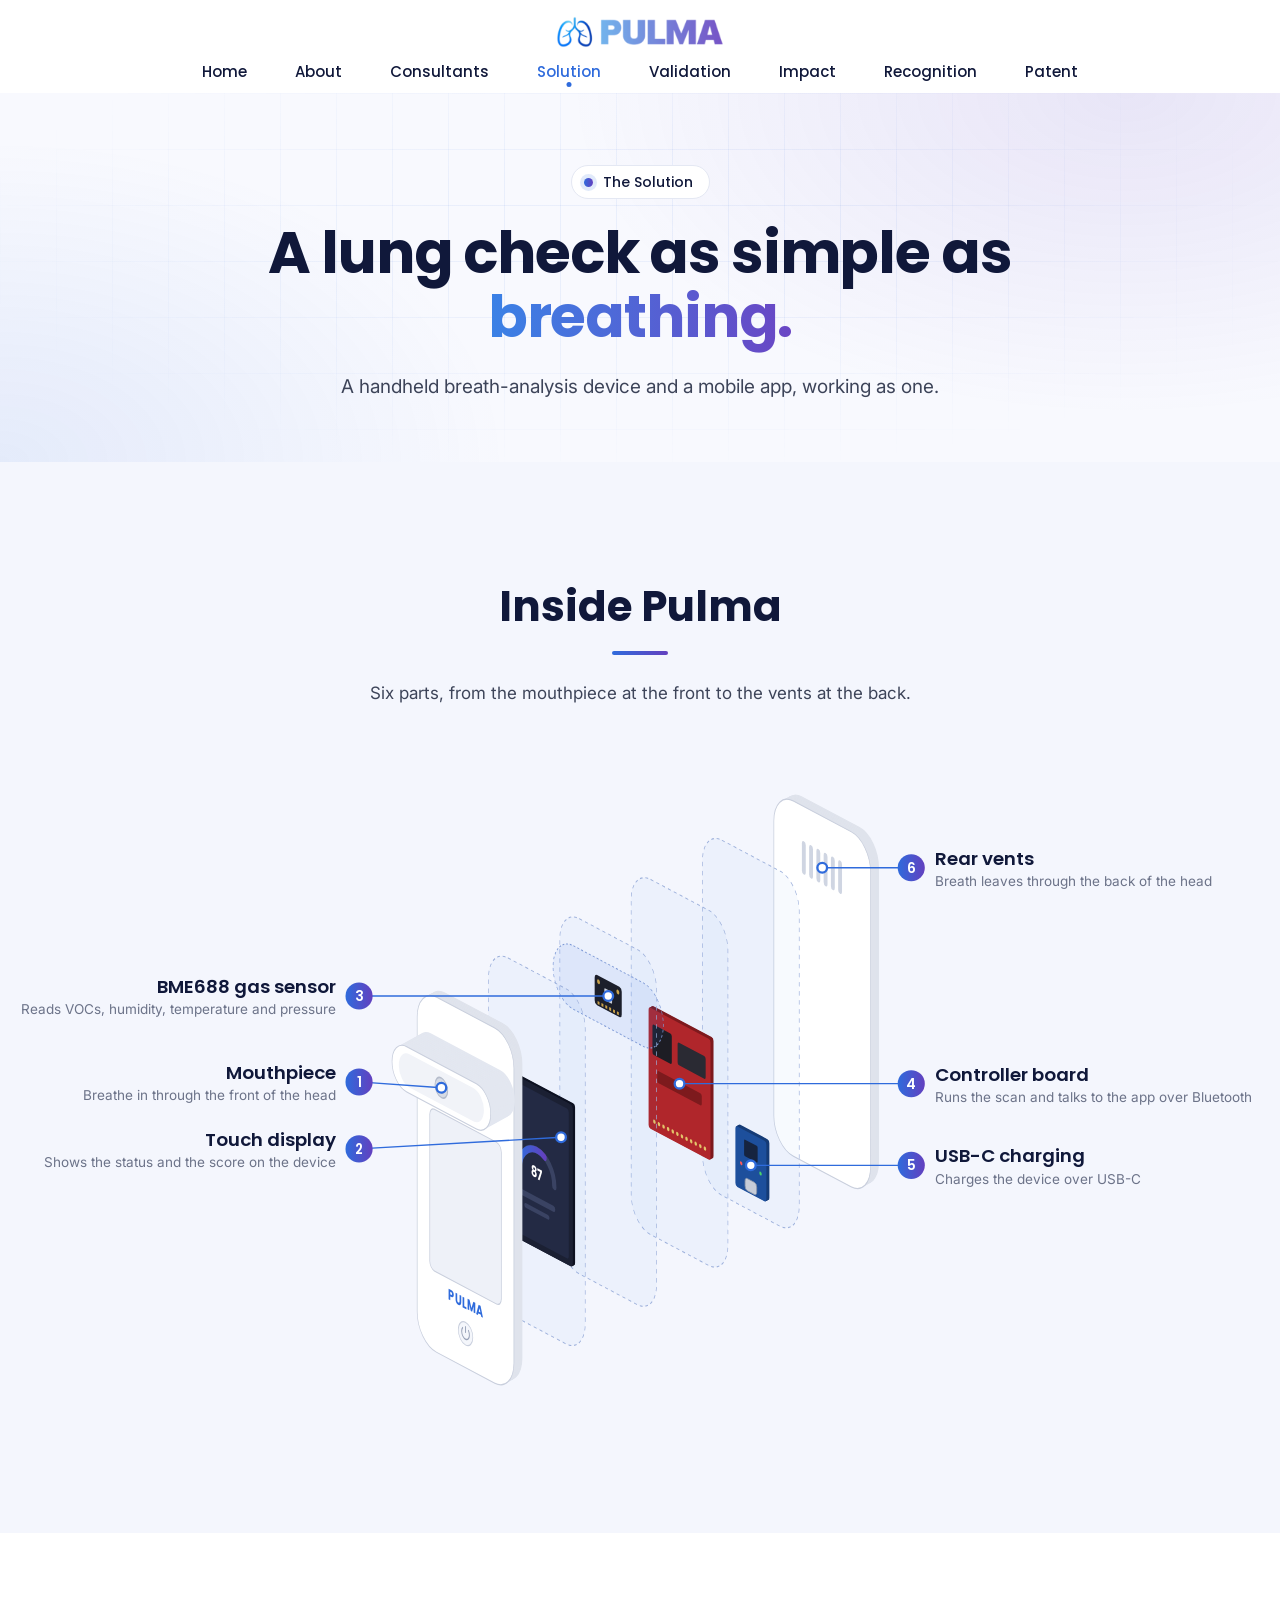
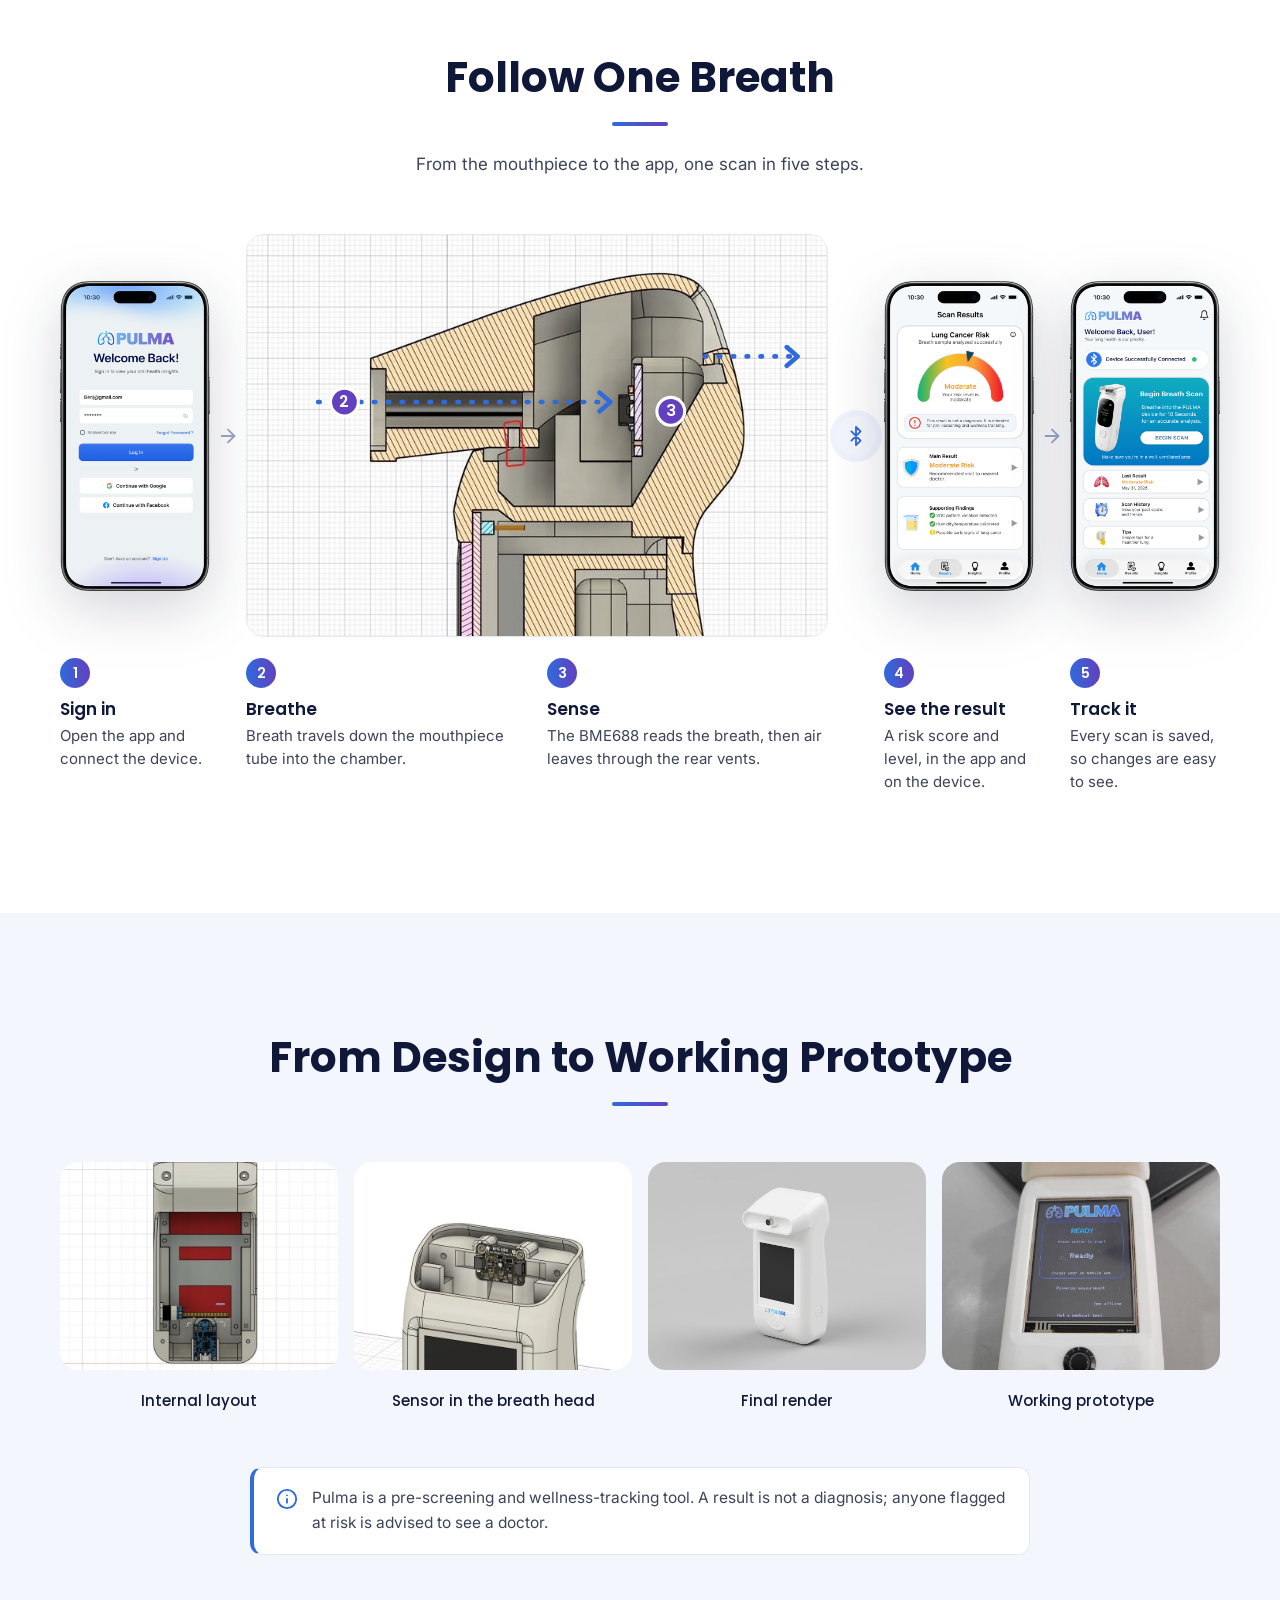
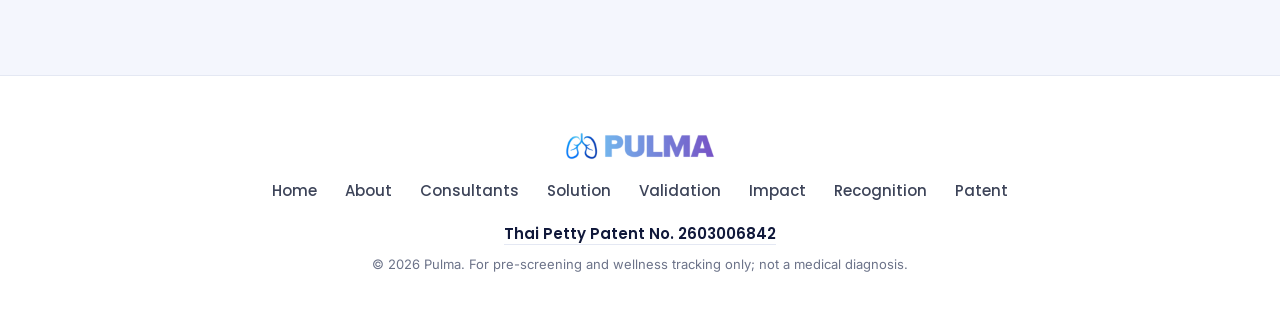
<file: solution.html>
<!doctype html>
<html lang="en">
<head>
  <meta charset="utf-8">
  <meta name="viewport" content="width=device-width, initial-scale=1">
  <title>Solution - Pulma</title>
  <meta name="description" content="Inside Pulma: an exploded view of the breath-analysis device, and how one breath becomes a result in the app.">
  <link rel="icon" href="/favicon.ico" sizes="48x48">
  <link rel="icon" type="image/png" sizes="192x192" href="/images/favicon-192.png">
  <link rel="icon" type="image/png" sizes="48x48" href="/images/favicon-48.png">
  <link rel="apple-touch-icon" href="/images/apple-touch-icon.png">
  <link rel="preconnect" href="https://fonts.googleapis.com">
  <link rel="preconnect" href="https://fonts.gstatic.com" crossorigin>
  <link href="https://fonts.googleapis.com/css2?family=Inter:wght@400;500;600&family=Poppins:wght@500;600;700&display=swap" rel="stylesheet">
  <link rel="stylesheet" href="styles.css">
  <script>document.documentElement.classList.add('js');</script>
</head>
<body>

  <svg width="0" height="0" style="position:absolute" aria-hidden="true">
    <symbol id="i-bluetooth" viewBox="0 0 24 24"><path d="m7 7 10 10-5 5V2l5 5L7 17"/></symbol>
    <symbol id="i-arrow" viewBox="0 0 24 24"><path d="M5 12h14"/><path d="m12 5 7 7-7 7"/></symbol>
    <symbol id="i-info" viewBox="0 0 24 24"><circle cx="12" cy="12" r="10"/><path d="M12 16v-4"/><path d="M12 8h.01"/></symbol>
  </svg>

  <header class="site-header">
    <a class="brand" href="index.html" aria-label="Pulma home">
      <img src="images/pulma-logo.png" alt="PULMA" width="900" height="172">
    </a>
    <nav class="nav" aria-label="Main">
      <a href="index.html">Home</a>
      <a href="about.html">About</a>
      <a href="consultants.html">Consultants</a>
      <a href="solution.html" aria-current="page">Solution</a>
      <a href="validation.html">Validation</a>
      <a href="impact.html">Impact</a>
      <a href="recognition.html">Recognition</a>
      <a href="patents.html">Patent</a>
    </nav>
  </header>

  <main>

    <section class="page-hero page-hero--compact grid-bg">
      <p class="kicker">The Solution</p>
      <h1>A lung check as simple as <span class="grad-text">breathing.</span></h1>
      <p>A handheld breath-analysis device and a mobile app, working as one.</p>
    </section>

    <section class="section section--tint" id="inside">
      <div class="section-head reveal">
        <h2>Inside Pulma</h2>
        <p>Six parts, from the mouthpiece at the front to the vents at the back.</p>
      </div>
      <figure class="exploded reveal">
        <svg class="exploded-svg" viewBox="0 70 1280 670" role="img" aria-labelledby="xtitle" xmlns="http://www.w3.org/2000/svg"><title id="xtitle">Exploded view of the Pulma device: mouthpiece and front shell, touch display, BME688 gas sensor, controller board, USB-C charging module and rear shell with vents</title><defs><linearGradient id="xgrad" x1="0" x2="1"><stop offset="0" stop-color="#2f6bdc"/><stop offset="1" stop-color="#6340bf"/></linearGradient></defs><g class="xl" style="--tx:-150.9px;--ty:83.0px"><path d="M40 0H160A40 40 0 0 1 200 40V430A40 40 0 0 1 160 470H40A40 40 0 0 1 0 430V40A40 40 0 0 1 40 0Z" transform="matrix(0.4992 0.2652 0.0000 0.7800 786.90 92.71)" fill="#dfe3ec"/><path d="M40 0H160A40 40 0 0 1 200 40V430A40 40 0 0 1 160 470H40A40 40 0 0 1 0 430V40A40 40 0 0 1 40 0Z" transform="matrix(0.4992 0.2652 0.0000 0.7800 785.65 93.39)" fill="#dfe3ec"/><path d="M40 0H160A40 40 0 0 1 200 40V430A40 40 0 0 1 160 470H40A40 40 0 0 1 0 430V40A40 40 0 0 1 40 0Z" transform="matrix(0.4992 0.2652 0.0000 0.7800 784.40 94.08)" fill="#dfe3ec"/><path d="M40 0H160A40 40 0 0 1 200 40V430A40 40 0 0 1 160 470H40A40 40 0 0 1 0 430V40A40 40 0 0 1 40 0Z" transform="matrix(0.4992 0.2652 0.0000 0.7800 783.15 94.77)" fill="#dfe3ec"/><path d="M40 0H160A40 40 0 0 1 200 40V430A40 40 0 0 1 160 470H40A40 40 0 0 1 0 430V40A40 40 0 0 1 40 0Z" transform="matrix(0.4992 0.2652 0.0000 0.7800 781.90 95.45)" fill="#dfe3ec"/><path d="M40 0H160A40 40 0 0 1 200 40V430A40 40 0 0 1 160 470H40A40 40 0 0 1 0 430V40A40 40 0 0 1 40 0Z" transform="matrix(0.4992 0.2652 0.0000 0.7800 780.66 96.14)" fill="#dfe3ec"/><path d="M40 0H160A40 40 0 0 1 200 40V430A40 40 0 0 1 160 470H40A40 40 0 0 1 0 430V40A40 40 0 0 1 40 0Z" transform="matrix(0.4992 0.2652 0.0000 0.7800 779.41 96.83)" fill="#dfe3ec"/><g transform="matrix(0.4992 0.2652 0.0000 0.7800 778.16 97.51)"><path d="M40 0H160A40 40 0 0 1 200 40V430A40 40 0 0 1 160 470H40A40 40 0 0 1 0 430V40A40 40 0 0 1 40 0Z" fill="#ffffff" stroke="#c9cfdd" stroke-width="1.5"/><rect x="58" y="46" width="8" height="44" rx="4" fill="#cfd5e2"/><rect x="73" y="46" width="8" height="44" rx="4" fill="#cfd5e2"/><rect x="88" y="46" width="8" height="44" rx="4" fill="#cfd5e2"/><rect x="103" y="46" width="8" height="44" rx="4" fill="#cfd5e2"/><rect x="118" y="46" width="8" height="44" rx="4" fill="#cfd5e2"/><rect x="133" y="46" width="8" height="44" rx="4" fill="#cfd5e2"/></g></g><g class="xl" style="--tx:-90.6px;--ty:49.8px"><g transform="matrix(0.4992 0.2652 0.0000 0.7800 704.53 138.01)"><path d="M40 0H160A40 40 0 0 1 200 40V430A40 40 0 0 1 160 470H40A40 40 0 0 1 0 430V40A40 40 0 0 1 40 0Z" fill="rgba(47,107,220,0.035)" stroke="#9fb2dc" stroke-width="1.4" stroke-dasharray="6 6"/></g><rect x="68" y="368" width="64" height="80" rx="4" transform="matrix(0.4992 0.2652 0.0000 0.7800 707.65 136.29)" fill="#163c77"/><rect x="68" y="368" width="64" height="80" rx="4" transform="matrix(0.4992 0.2652 0.0000 0.7800 707.02 136.64)" fill="#163c77"/><rect x="68" y="368" width="64" height="80" rx="4" transform="matrix(0.4992 0.2652 0.0000 0.7800 706.40 136.98)" fill="#163c77"/><rect x="68" y="368" width="64" height="80" rx="4" transform="matrix(0.4992 0.2652 0.0000 0.7800 705.78 137.32)" fill="#163c77"/><rect x="68" y="368" width="64" height="80" rx="4" transform="matrix(0.4992 0.2652 0.0000 0.7800 705.15 137.67)" fill="#163c77"/><g transform="matrix(0.4992 0.2652 0.0000 0.7800 704.53 138.01)"><rect x="68" y="368" width="64" height="80" rx="4" fill="#1d4f9c"/><rect x="86" y="380" width="28" height="22" rx="2" fill="#16243f"/><rect x="88" y="430" width="24" height="16" rx="5" fill="#c6ccd8" stroke="#8d96a8" stroke-width="1.2"/><circle cx="80" cy="414" r="2.5" fill="#ff5a5a"/><circle cx="120" cy="414" r="2.5" fill="#4ad36a"/></g></g><g class="xl" style="--tx:-30.2px;--ty:16.6px"><g transform="matrix(0.4992 0.2652 0.0000 0.7800 630.90 178.51)"><path d="M40 0H160A40 40 0 0 1 200 40V430A40 40 0 0 1 160 470H40A40 40 0 0 1 0 430V40A40 40 0 0 1 40 0Z" fill="rgba(47,107,220,0.035)" stroke="#9fb2dc" stroke-width="1.4" stroke-dasharray="6 6"/></g><rect x="36" y="170" width="128" height="160" rx="4" transform="matrix(0.4992 0.2652 0.0000 0.7800 634.02 176.79)" fill="#7e1a1e"/><rect x="36" y="170" width="128" height="160" rx="4" transform="matrix(0.4992 0.2652 0.0000 0.7800 633.39 177.13)" fill="#7e1a1e"/><rect x="36" y="170" width="128" height="160" rx="4" transform="matrix(0.4992 0.2652 0.0000 0.7800 632.77 177.48)" fill="#7e1a1e"/><rect x="36" y="170" width="128" height="160" rx="4" transform="matrix(0.4992 0.2652 0.0000 0.7800 632.14 177.82)" fill="#7e1a1e"/><rect x="36" y="170" width="128" height="160" rx="4" transform="matrix(0.4992 0.2652 0.0000 0.7800 631.52 178.16)" fill="#7e1a1e"/><g transform="matrix(0.4992 0.2652 0.0000 0.7800 630.90 178.51)"><rect x="36" y="170" width="128" height="160" rx="4" fill="#b0262b"/><rect x="44" y="190" width="40" height="40" rx="3" fill="#1d1d24"/><rect x="96" y="196" width="58" height="30" rx="3" fill="#2a2a33"/><rect x="54" y="248" width="92" height="16" rx="3" fill="#7d1a1d"/><circle cx="48.0" cy="318" r="2.6" fill="#e3c46a"/><circle cx="57.5" cy="318" r="2.6" fill="#e3c46a"/><circle cx="67.0" cy="318" r="2.6" fill="#e3c46a"/><circle cx="76.5" cy="318" r="2.6" fill="#e3c46a"/><circle cx="86.0" cy="318" r="2.6" fill="#e3c46a"/><circle cx="95.5" cy="318" r="2.6" fill="#e3c46a"/><circle cx="105.0" cy="318" r="2.6" fill="#e3c46a"/><circle cx="114.5" cy="318" r="2.6" fill="#e3c46a"/><circle cx="124.0" cy="318" r="2.6" fill="#e3c46a"/><circle cx="133.5" cy="318" r="2.6" fill="#e3c46a"/><circle cx="143.0" cy="318" r="2.6" fill="#e3c46a"/><circle cx="152.5" cy="318" r="2.6" fill="#e3c46a"/></g></g><g class="xl" style="--tx:30.2px;--ty:-16.6px"><g transform="matrix(0.4992 0.2652 0.0000 0.7800 557.26 219.00)"><path d="M40 0H160A40 40 0 0 1 200 40V430A40 40 0 0 1 160 470H40A40 40 0 0 1 0 430V40A40 40 0 0 1 40 0Z" fill="rgba(47,107,220,0.035)" stroke="#9fb2dc" stroke-width="1.4" stroke-dasharray="6 6"/><path d="M28 40H172A30 30 0 0 1 172 124H28A30 30 0 0 1 28 40Z" fill="rgba(47,107,220,0.08)" stroke="#7f9ad6" stroke-width="1.4" stroke-dasharray="4 4"/></g><g transform="matrix(0.4992 0.2652 0.0000 0.7800 557.26 219.00)"><rect x="72" y="62" width="56" height="40" rx="5" fill="#1c1f2b"/><rect x="92" y="74" width="16" height="16" rx="2" fill="#c9ced8"/><circle cx="80" cy="70" r="3" fill="#c9a24a"/><circle cx="120" cy="70" r="3" fill="#c9a24a"/><rect x="78" y="96" width="4" height="4" fill="#c9a24a"/><rect x="86" y="96" width="4" height="4" fill="#c9a24a"/><rect x="94" y="96" width="4" height="4" fill="#c9a24a"/><rect x="102" y="96" width="4" height="4" fill="#c9a24a"/><rect x="110" y="96" width="4" height="4" fill="#c9a24a"/><rect x="118" y="96" width="4" height="4" fill="#c9a24a"/></g></g><g class="xl" style="--tx:90.6px;--ty:-49.8px"><g transform="matrix(0.4992 0.2652 0.0000 0.7800 483.63 259.50)"><path d="M40 0H160A40 40 0 0 1 200 40V430A40 40 0 0 1 160 470H40A40 40 0 0 1 0 430V40A40 40 0 0 1 40 0Z" fill="rgba(47,107,220,0.035)" stroke="#9fb2dc" stroke-width="1.4" stroke-dasharray="6 6"/></g><rect x="26" y="150" width="148" height="214" rx="4" transform="matrix(0.4992 0.2652 0.0000 0.7800 486.13 258.13)" fill="#0e1222"/><rect x="26" y="150" width="148" height="214" rx="4" transform="matrix(0.4992 0.2652 0.0000 0.7800 485.50 258.47)" fill="#0e1222"/><rect x="26" y="150" width="148" height="214" rx="4" transform="matrix(0.4992 0.2652 0.0000 0.7800 484.88 258.82)" fill="#0e1222"/><rect x="26" y="150" width="148" height="214" rx="4" transform="matrix(0.4992 0.2652 0.0000 0.7800 484.26 259.16)" fill="#0e1222"/><g transform="matrix(0.4992 0.2652 0.0000 0.7800 483.63 259.50)"><rect x="26" y="150" width="148" height="214" rx="4" fill="#1b2033"/><rect x="26" y="150" width="148" height="214" rx="8" fill="#1b2033"/><rect x="34" y="158" width="132" height="198" rx="4" fill="#232a44"/><path d="M64 270a36 36 0 0 1 72 0" fill="none" stroke="#3a4363" stroke-width="9" stroke-linecap="round"/><path d="M64 270a36 36 0 0 1 52 -32" fill="none" stroke="url(#xgrad)" stroke-width="9" stroke-linecap="round"/><text x="100" y="272" text-anchor="middle" font-family="Poppins, sans-serif" font-weight="700" font-size="20" fill="#fff">87</text><rect x="62" y="296" width="76" height="8" rx="4" fill="#3a4363"/><rect x="74" y="312" width="52" height="6" rx="3" fill="#3a4363"/></g></g><g class="xl" style="--tx:150.9px;--ty:-83.0px"><path d="M40 0H160A40 40 0 0 1 200 40V430A40 40 0 0 1 160 470H40A40 40 0 0 1 0 430V40A40 40 0 0 1 40 0Z" transform="matrix(0.4992 0.2652 0.0000 0.7800 418.74 295.20)" fill="#dfe3ec"/><path d="M40 0H160A40 40 0 0 1 200 40V430A40 40 0 0 1 160 470H40A40 40 0 0 1 0 430V40A40 40 0 0 1 40 0Z" transform="matrix(0.4992 0.2652 0.0000 0.7800 417.49 295.88)" fill="#dfe3ec"/><path d="M40 0H160A40 40 0 0 1 200 40V430A40 40 0 0 1 160 470H40A40 40 0 0 1 0 430V40A40 40 0 0 1 40 0Z" transform="matrix(0.4992 0.2652 0.0000 0.7800 416.24 296.57)" fill="#dfe3ec"/><path d="M40 0H160A40 40 0 0 1 200 40V430A40 40 0 0 1 160 470H40A40 40 0 0 1 0 430V40A40 40 0 0 1 40 0Z" transform="matrix(0.4992 0.2652 0.0000 0.7800 414.99 297.25)" fill="#dfe3ec"/><path d="M40 0H160A40 40 0 0 1 200 40V430A40 40 0 0 1 160 470H40A40 40 0 0 1 0 430V40A40 40 0 0 1 40 0Z" transform="matrix(0.4992 0.2652 0.0000 0.7800 413.74 297.94)" fill="#dfe3ec"/><path d="M40 0H160A40 40 0 0 1 200 40V430A40 40 0 0 1 160 470H40A40 40 0 0 1 0 430V40A40 40 0 0 1 40 0Z" transform="matrix(0.4992 0.2652 0.0000 0.7800 412.50 298.63)" fill="#dfe3ec"/><path d="M40 0H160A40 40 0 0 1 200 40V430A40 40 0 0 1 160 470H40A40 40 0 0 1 0 430V40A40 40 0 0 1 40 0Z" transform="matrix(0.4992 0.2652 0.0000 0.7800 411.25 299.31)" fill="#dfe3ec"/><g transform="matrix(0.4992 0.2652 0.0000 0.7800 410.00 300.00)"><path d="M40 0H160A40 40 0 0 1 200 40V430A40 40 0 0 1 160 470H40A40 40 0 0 1 0 430V40A40 40 0 0 1 40 0Z" fill="#ffffff" stroke="#c9cfdd" stroke-width="1.5"/><rect x="26" y="150" width="148" height="214" rx="10" fill="#eef1f8" stroke="#c9cfdd" stroke-width="1.5"/><text x="100" y="392" text-anchor="middle" font-family="Poppins, sans-serif" font-weight="700" font-size="20" fill="#2f6bdc">PULMA</text><circle cx="100" cy="425" r="15" fill="#f4f6fb" stroke="#c9cfdd" stroke-width="1.5"/><path d="M100 416v7M94 419a8 8 0 1 0 12 0" fill="none" stroke="#9aa3b8" stroke-width="2" stroke-linecap="round"/></g><path d="M28 52H172A30 30 0 0 1 172 112H28A30 30 0 0 1 28 52Z" transform="matrix(0.4992 0.2652 0.0000 0.7800 410.00 300.00)" fill="#e3e7f0"/><path d="M28 52H172A30 30 0 0 1 172 112H28A30 30 0 0 1 28 52Z" transform="matrix(0.4992 0.2652 0.0000 0.7800 408.13 301.03)" fill="#e3e7f0"/><path d="M28 52H172A30 30 0 0 1 172 112H28A30 30 0 0 1 28 52Z" transform="matrix(0.4992 0.2652 0.0000 0.7800 406.26 302.06)" fill="#e3e7f0"/><path d="M28 52H172A30 30 0 0 1 172 112H28A30 30 0 0 1 28 52Z" transform="matrix(0.4992 0.2652 0.0000 0.7800 404.38 303.09)" fill="#e3e7f0"/><path d="M28 52H172A30 30 0 0 1 172 112H28A30 30 0 0 1 28 52Z" transform="matrix(0.4992 0.2652 0.0000 0.7800 402.51 304.12)" fill="#e3e7f0"/><path d="M28 52H172A30 30 0 0 1 172 112H28A30 30 0 0 1 28 52Z" transform="matrix(0.4992 0.2652 0.0000 0.7800 400.64 305.15)" fill="#e3e7f0"/><path d="M28 52H172A30 30 0 0 1 172 112H28A30 30 0 0 1 28 52Z" transform="matrix(0.4992 0.2652 0.0000 0.7800 398.77 306.18)" fill="#e3e7f0"/><path d="M28 52H172A30 30 0 0 1 172 112H28A30 30 0 0 1 28 52Z" transform="matrix(0.4992 0.2652 0.0000 0.7800 396.90 307.21)" fill="#e3e7f0"/><path d="M28 52H172A30 30 0 0 1 172 112H28A30 30 0 0 1 28 52Z" transform="matrix(0.4992 0.2652 0.0000 0.7800 395.02 308.24)" fill="#e3e7f0"/><path d="M28 52H172A30 30 0 0 1 172 112H28A30 30 0 0 1 28 52Z" transform="matrix(0.4992 0.2652 0.0000 0.7800 393.15 309.27)" fill="#e3e7f0"/><path d="M28 52H172A30 30 0 0 1 172 112H28A30 30 0 0 1 28 52Z" transform="matrix(0.4992 0.2652 0.0000 0.7800 391.28 310.30)" fill="#e3e7f0"/><path d="M28 52H172A30 30 0 0 1 172 112H28A30 30 0 0 1 28 52Z" transform="matrix(0.4992 0.2652 0.0000 0.7800 389.41 311.33)" fill="#e3e7f0"/><path d="M28 52H172A30 30 0 0 1 172 112H28A30 30 0 0 1 28 52Z" transform="matrix(0.4992 0.2652 0.0000 0.7800 387.54 312.36)" fill="#e3e7f0"/><path d="M28 52H172A30 30 0 0 1 172 112H28A30 30 0 0 1 28 52Z" transform="matrix(0.4992 0.2652 0.0000 0.7800 385.66 313.38)" fill="#e3e7f0"/><g transform="matrix(0.4992 0.2652 0.0000 0.7800 385.04 313.73)"><path d="M28 52H172A30 30 0 0 1 172 112H28A30 30 0 0 1 28 52Z" fill="#fff" stroke="#c9cfdd" stroke-width="1.5"/><path d="M34 60H166A22 22 0 0 1 166 104H34A22 22 0 0 1 34 60Z" fill="#f1f3f8"/><circle cx="100" cy="82" r="13" fill="#d7dbe4" stroke="#b5bccb" stroke-width="2"/><circle cx="100" cy="82" r="7" fill="#2b2f3a"/></g></g><g class="xlabel" style="--d:0"><path d="M435.0 404.2L350.0 398.2" fill="none" stroke="#2f6bdc" stroke-width="1.4"/><circle cx="435.0" cy="404.2" r="5" fill="#fff" stroke="#2f6bdc" stroke-width="2.4"/><circle cx="350.0" cy="398.2" r="14" fill="url(#xgrad)"/><text x="350.0" y="403.2" text-anchor="middle" font-family="Poppins, sans-serif" font-weight="600" font-size="14" fill="#fff">1</text><text class="xt" x="326" y="395.2" text-anchor="end" font-family="Poppins, sans-serif" font-weight="600" font-size="19" fill="#10183a">Mouthpiece</text><text class="xs" x="326" y="417.2" text-anchor="end" font-family="Inter, sans-serif" font-size="14" fill="#6c7389">Breathe in through the front of the head</text></g><g class="xlabel" style="--d:1"><path d="M558.5 455.3L350.0 467.3" fill="none" stroke="#2f6bdc" stroke-width="1.4"/><circle cx="558.5" cy="455.3" r="5" fill="#fff" stroke="#2f6bdc" stroke-width="2.4"/><circle cx="350.0" cy="467.3" r="14" fill="url(#xgrad)"/><text x="350.0" y="472.3" text-anchor="middle" font-family="Poppins, sans-serif" font-weight="600" font-size="14" fill="#fff">2</text><text class="xt" x="326" y="464.3" text-anchor="end" font-family="Poppins, sans-serif" font-weight="600" font-size="19" fill="#10183a">Touch display</text><text class="xs" x="326" y="486.3" text-anchor="end" font-family="Inter, sans-serif" font-size="14" fill="#6c7389">Shows the status and the score on the device</text></g><g class="xlabel" style="--d:2"><path d="M607.2 309.5L350.0 309.5" fill="none" stroke="#2f6bdc" stroke-width="1.4"/><circle cx="607.2" cy="309.5" r="5" fill="#fff" stroke="#2f6bdc" stroke-width="2.4"/><circle cx="350.0" cy="309.5" r="14" fill="url(#xgrad)"/><text x="350.0" y="314.5" text-anchor="middle" font-family="Poppins, sans-serif" font-weight="600" font-size="14" fill="#fff">3</text><text class="xt" x="326" y="306.5" text-anchor="end" font-family="Poppins, sans-serif" font-weight="600" font-size="19" fill="#10183a">BME688 gas sensor</text><text class="xs" x="326" y="328.5" text-anchor="end" font-family="Inter, sans-serif" font-size="14" fill="#6c7389">Reads VOCs, humidity, temperature and pressure</text></g><g class="xlabel" style="--d:3"><path d="M680.8 400.0L920.0 400.0" fill="none" stroke="#2f6bdc" stroke-width="1.4"/><circle cx="680.8" cy="400.0" r="5" fill="#fff" stroke="#2f6bdc" stroke-width="2.4"/><circle cx="920.0" cy="400.0" r="14" fill="url(#xgrad)"/><text x="920.0" y="405.0" text-anchor="middle" font-family="Poppins, sans-serif" font-weight="600" font-size="14" fill="#fff">4</text><text class="xt" x="944" y="397.0" text-anchor="start" font-family="Poppins, sans-serif" font-weight="600" font-size="19" fill="#10183a">Controller board</text><text class="xs" x="944" y="419.0" text-anchor="start" font-family="Inter, sans-serif" font-size="14" fill="#6c7389">Runs the scan and talks to the app over Bluetooth</text></g><g class="xlabel" style="--d:4"><path d="M754.4 484.3L920.0 484.3" fill="none" stroke="#2f6bdc" stroke-width="1.4"/><circle cx="754.4" cy="484.3" r="5" fill="#fff" stroke="#2f6bdc" stroke-width="2.4"/><circle cx="920.0" cy="484.3" r="14" fill="url(#xgrad)"/><text x="920.0" y="489.3" text-anchor="middle" font-family="Poppins, sans-serif" font-weight="600" font-size="14" fill="#fff">5</text><text class="xt" x="944" y="481.3" text-anchor="start" font-family="Poppins, sans-serif" font-weight="600" font-size="19" fill="#10183a">USB-C charging</text><text class="xs" x="944" y="503.3" text-anchor="start" font-family="Inter, sans-serif" font-size="14" fill="#6c7389">Charges the device over USB-C</text></g><g class="xlabel" style="--d:5"><path d="M828.1 177.1L920.0 177.1" fill="none" stroke="#2f6bdc" stroke-width="1.4"/><circle cx="828.1" cy="177.1" r="5" fill="#fff" stroke="#2f6bdc" stroke-width="2.4"/><circle cx="920.0" cy="177.1" r="14" fill="url(#xgrad)"/><text x="920.0" y="182.1" text-anchor="middle" font-family="Poppins, sans-serif" font-weight="600" font-size="14" fill="#fff">6</text><text class="xt" x="944" y="174.1" text-anchor="start" font-family="Poppins, sans-serif" font-weight="600" font-size="19" fill="#10183a">Rear vents</text><text class="xs" x="944" y="196.1" text-anchor="start" font-family="Inter, sans-serif" font-size="14" fill="#6c7389">Breath leaves through the back of the head</text></g><g class="xpin"><circle cx="435.0" cy="404.2" r="15" fill="url(#xgrad)" stroke="#fff" stroke-width="3"/><text x="435.0" y="409.7" text-anchor="middle" font-family="Poppins, sans-serif" font-weight="600" font-size="15" fill="#fff">1</text></g><g class="xpin"><circle cx="558.5" cy="455.3" r="15" fill="url(#xgrad)" stroke="#fff" stroke-width="3"/><text x="558.5" y="460.8" text-anchor="middle" font-family="Poppins, sans-serif" font-weight="600" font-size="15" fill="#fff">2</text></g><g class="xpin"><circle cx="607.2" cy="309.5" r="15" fill="url(#xgrad)" stroke="#fff" stroke-width="3"/><text x="607.2" y="315.0" text-anchor="middle" font-family="Poppins, sans-serif" font-weight="600" font-size="15" fill="#fff">3</text></g><g class="xpin"><circle cx="680.8" cy="400.0" r="15" fill="url(#xgrad)" stroke="#fff" stroke-width="3"/><text x="680.8" y="405.5" text-anchor="middle" font-family="Poppins, sans-serif" font-weight="600" font-size="15" fill="#fff">4</text></g><g class="xpin"><circle cx="754.4" cy="484.3" r="15" fill="url(#xgrad)" stroke="#fff" stroke-width="3"/><text x="754.4" y="489.8" text-anchor="middle" font-family="Poppins, sans-serif" font-weight="600" font-size="15" fill="#fff">5</text></g><g class="xpin"><circle cx="828.1" cy="177.1" r="15" fill="url(#xgrad)" stroke="#fff" stroke-width="3"/><text x="828.1" y="182.6" text-anchor="middle" font-family="Poppins, sans-serif" font-weight="600" font-size="15" fill="#fff">6</text></g></svg>
      </figure>
      <ol class="parts-legend">
        <li><strong>Mouthpiece</strong>Breathe in through the front of the head</li>
        <li><strong>Touch display</strong>Shows the status and the score on the device</li>
        <li><strong>BME688 gas sensor</strong>Reads VOCs, humidity, temperature and pressure</li>
        <li><strong>Controller board</strong>Runs the scan and talks to the app over Bluetooth</li>
        <li><strong>USB-C charging</strong>Charges the device over USB-C</li>
        <li><strong>Rear vents</strong>Breath leaves through the back of the head</li>
      </ol>
    </section>

    <section class="section" id="how">
      <div class="section-head reveal">
        <h2>Follow One Breath</h2>
        <p>From the mouthpiece to the app, one scan in five steps.</p>
      </div>
      <div class="journey reveal">
        <figure class="j-step j-step--phone">
          <div class="j-visual"><img src="images/app-login.png" alt="Pulma app sign-in screen" width="520" height="1075" loading="lazy"></div>
          <figcaption class="j-cap"><span class="j-num">1</span><strong>Sign in</strong>Open the app and connect the device.</figcaption>
        </figure>
        <div class="j-link" aria-hidden="true"><svg class="icon"><use href="#i-arrow"/></svg></div>
        <figure class="j-step j-step--section">
          <div class="j-visual">
            <div class="airflow">
              <img src="images/tech-section.jpg" alt="Cross-section of the Pulma head showing the mouthpiece tube, breath chamber and sensor" width="750" height="518" loading="lazy">
              <svg viewBox="0 0 750 518" aria-hidden="true">
                <path class="flow" d="M92 216H462"/>
                <path class="flow" d="M592 157H704"/>
                <path class="flow-head" d="M456 204l14 12-14 12M698 145l14 12-14 12"/>
                <g class="flow-pin"><circle cx="126" cy="216" r="18"/><text x="126" y="222">2</text></g>
                <g class="flow-pin"><circle cx="548" cy="228" r="18"/><text x="548" y="234">3</text></g>
              </svg>
            </div>
          </div>
          <div class="j-caps">
            <p class="j-cap"><span class="j-num">2</span><strong>Breathe</strong>Breath travels down the mouthpiece tube into the chamber.</p>
            <p class="j-cap"><span class="j-num">3</span><strong>Sense</strong>The BME688 reads the breath, then air leaves through the rear vents.</p>
          </div>
        </figure>
        <div class="j-link j-link--bt" aria-hidden="true"><svg class="icon"><use href="#i-bluetooth"/></svg></div>
        <figure class="j-step j-step--phone">
          <div class="j-visual"><img src="images/app-result.png" alt="Pulma app result screen with a risk gauge" width="520" height="1075" loading="lazy"></div>
          <figcaption class="j-cap"><span class="j-num">4</span><strong>See the result</strong>A risk score and level, in the app and on the device.</figcaption>
        </figure>
        <div class="j-link" aria-hidden="true"><svg class="icon"><use href="#i-arrow"/></svg></div>
        <figure class="j-step j-step--phone">
          <div class="j-visual"><img src="images/app-home.png" alt="Pulma app home screen with scan history" width="520" height="1075" loading="lazy"></div>
          <figcaption class="j-cap"><span class="j-num">5</span><strong>Track it</strong>Every scan is saved, so changes are easy to see.</figcaption>
        </figure>
      </div>
    </section>

    <section class="section section--tint">
      <div class="section-head reveal">
        <h2>From Design to Working Prototype</h2>
      </div>
      <div class="gallery build reveal">
        <figure>
          <button class="photo" type="button"><img src="images/tech-internals.jpg" alt="CAD view of the internal layout: display, controller and USB-C charging board" width="750" height="659" loading="lazy"></button>
          <figcaption>Internal layout</figcaption>
        </figure>
        <figure>
          <button class="photo" type="button"><img src="images/tech-sensor.jpg" alt="CAD view of the BME688 sensor mounted in the breath head" width="750" height="526" loading="lazy"></button>
          <figcaption>Sensor in the breath head</figcaption>
        </figure>
        <figure>
          <button class="photo photo--render" type="button"><img src="images/device-angle-3.jpg" alt="Rendered Pulma device" width="1100" height="825" loading="lazy"></button>
          <figcaption>Final render</figcaption>
        </figure>
        <figure>
          <button class="photo" type="button"><img src="images/trial-3.jpg" alt="The working Pulma prototype" width="900" height="1200" loading="lazy"></button>
          <figcaption>Working prototype</figcaption>
        </figure>
      </div>
      <div class="note reveal">
        <svg class="icon"><use href="#i-info"/></svg>
        <p style="margin: 0">
          Pulma is a pre-screening and wellness-tracking tool. A result is not a diagnosis; anyone flagged at risk
          is advised to see a doctor.
        </p>
      </div>
    </section>

  </main>

  <footer class="site-footer">
    <img src="images/pulma-logo.png" alt="PULMA" width="900" height="172" loading="lazy">
    <nav class="footer-nav" aria-label="Footer">
      <a href="index.html">Home</a>
      <a href="about.html">About</a>
      <a href="consultants.html">Consultants</a>
      <a href="solution.html">Solution</a>
      <a href="validation.html">Validation</a>
      <a href="impact.html">Impact</a>
      <a href="recognition.html">Recognition</a>
      <a href="patents.html">Patent</a>
    </nav>
    <p class="footer-patent"><a href="patents.html">Thai Petty Patent No. 2603006842</a></p>
    <p class="fineprint">&copy; 2026 Pulma. For pre-screening and wellness tracking only; not a medical diagnosis.</p>
  </footer>

  <dialog class="lightbox" aria-label="Photo viewer">
    <form method="dialog"><button class="lightbox-close" aria-label="Close">&times;</button></form>
    <button class="lightbox-prev" type="button" aria-label="Previous photo">&lsaquo;</button>
    <button class="lightbox-next" type="button" aria-label="Next photo">&rsaquo;</button>
    <img alt="">
    <p class="lightbox-caption"></p>
  </dialog>

  <script src="script.js"></script>
</body>
</html>
</file>
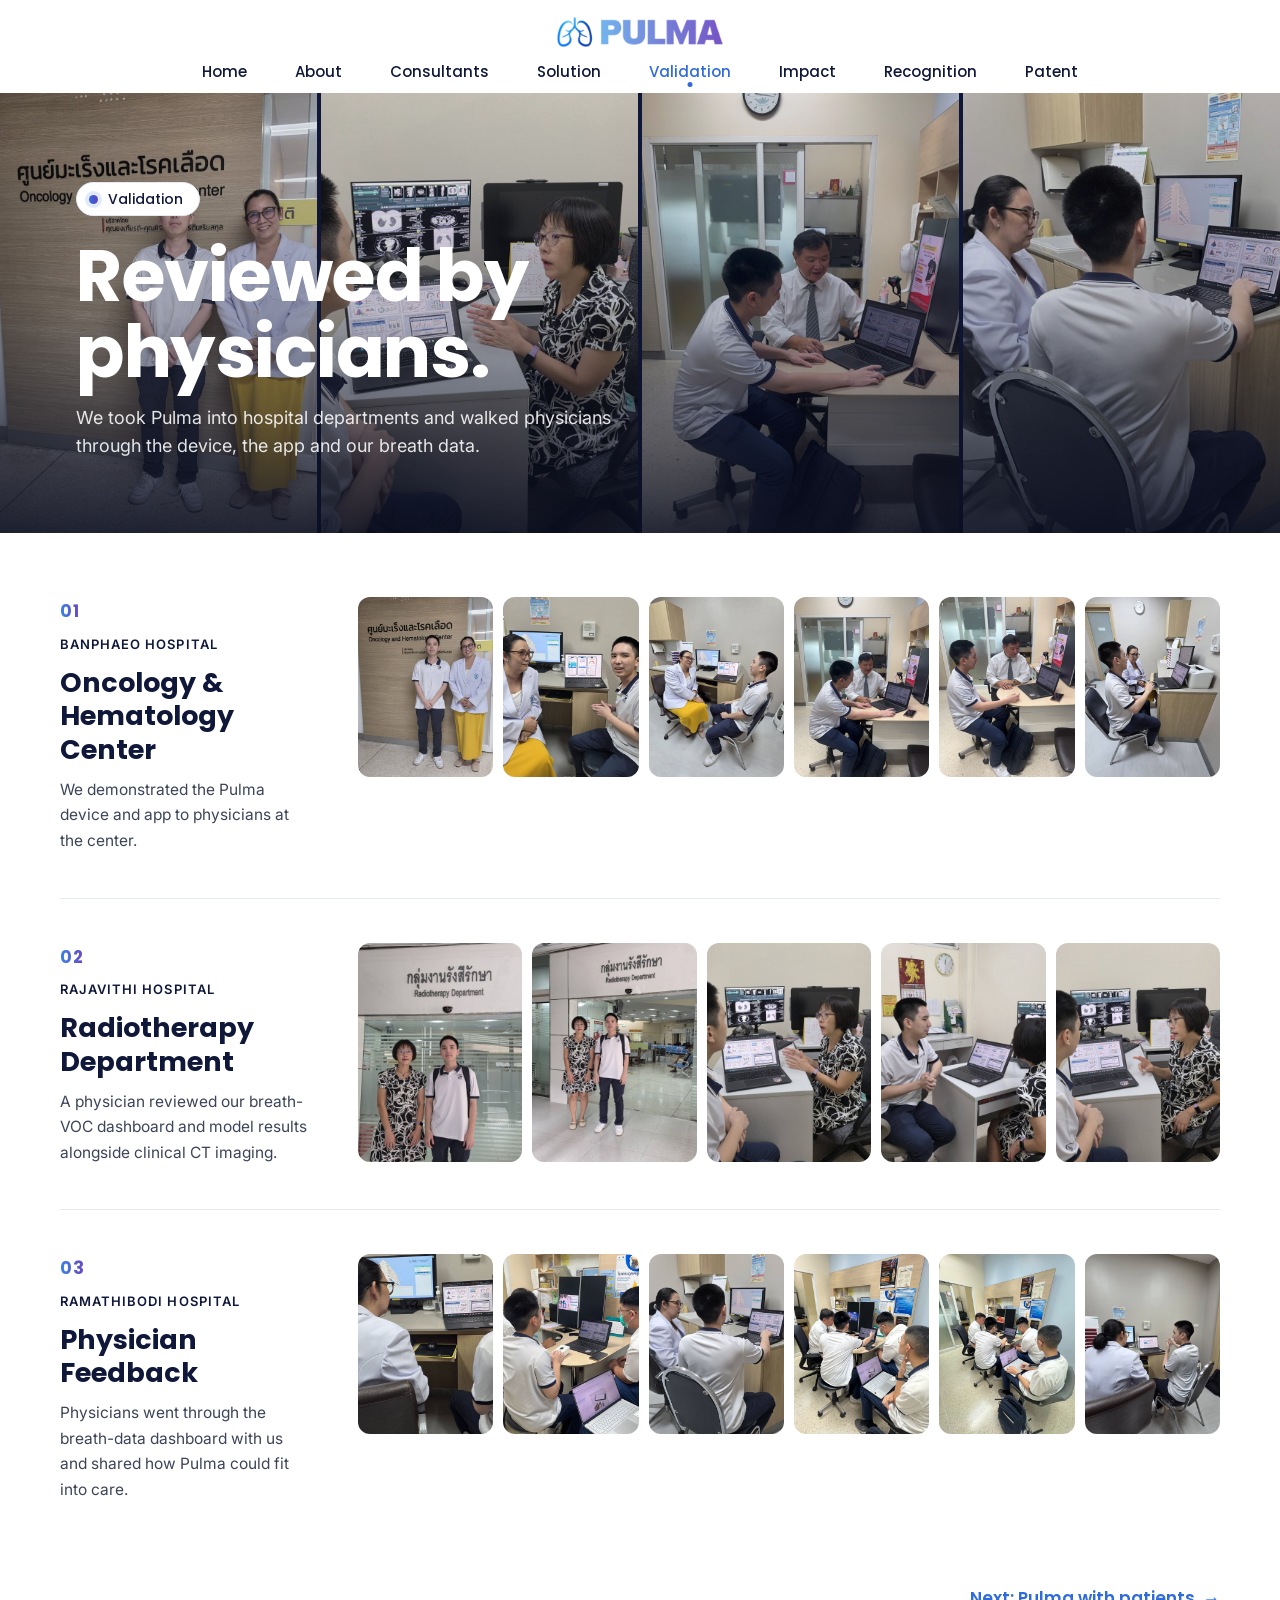
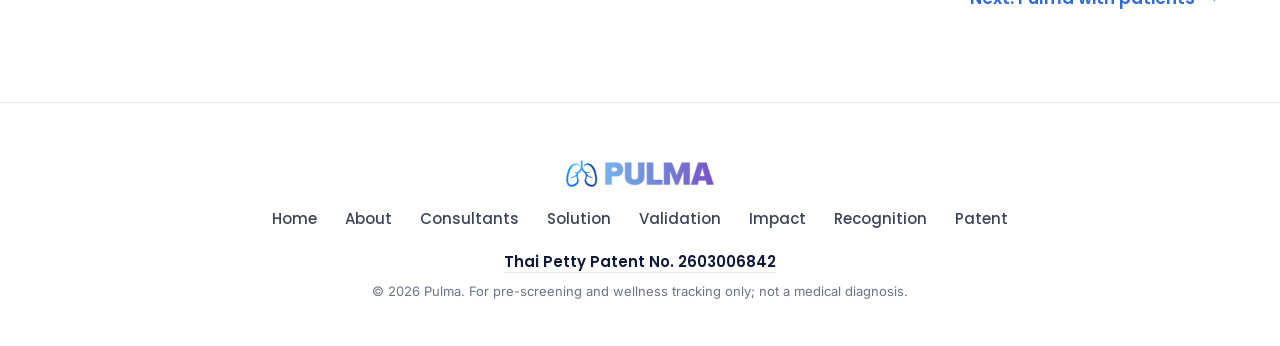
<file: validation.html>
<!doctype html>
<html lang="en">
<head>
  <meta charset="utf-8">
  <meta name="viewport" content="width=device-width, initial-scale=1">
  <title>Validation - Pulma</title>
  <meta name="description" content="Pulma demonstrated to physicians at a hospital Oncology and Hematology Center.">
  <link rel="icon" href="/favicon.ico" sizes="48x48">
  <link rel="icon" type="image/png" sizes="192x192" href="/images/favicon-192.png">
  <link rel="icon" type="image/png" sizes="48x48" href="/images/favicon-48.png">
  <link rel="apple-touch-icon" href="/images/apple-touch-icon.png">
  <link rel="preconnect" href="https://fonts.googleapis.com">
  <link rel="preconnect" href="https://fonts.gstatic.com" crossorigin>
  <link href="https://fonts.googleapis.com/css2?family=Inter:wght@400;500;600&family=Poppins:wght@500;600;700&display=swap" rel="stylesheet">
  <link rel="stylesheet" href="styles.css">
  <script>document.documentElement.classList.add('js');</script>
</head>
<body>

  <header class="site-header">
    <a class="brand" href="index.html" aria-label="Pulma home">
      <img src="images/pulma-logo.png" alt="PULMA" width="900" height="172">
    </a>
    <nav class="nav" aria-label="Main">
      <a href="index.html">Home</a>
      <a href="about.html">About</a>
      <a href="consultants.html">Consultants</a>
      <a href="solution.html">Solution</a>
      <a href="validation.html" aria-current="page">Validation</a>
      <a href="impact.html">Impact</a>
      <a href="recognition.html">Recognition</a>
      <a href="patents.html">Patent</a>
    </nav>
  </header>

  <main>

    <section class="photo-hero photo-hero--short">
      <div class="photo-hero-strip" aria-hidden="true">
        <img src="images/deploy-1.jpg" alt="" width="900" height="1200">
        <img src="images/deploy-15.jpg" alt="" width="900" height="1200">
        <img src="images/deploy-4.jpg" alt="" width="900" height="1200">
        <img src="images/deploy-10.jpg" alt="" width="900" height="1200">
      </div>
      <div class="photo-hero-copy">
        <p class="kicker">Validation</p>
        <h1>Reviewed by physicians.</h1>
        <p>We took Pulma into hospital departments and walked physicians through the device, the app and our breath data.</p>
      </div>
    </section>

    <section class="section section--snug">
      <div class="steps">
      <article class="step reveal">
        <div class="step-copy">
          <span class="chapter-num grad-text">01</span>
          <span class="step-loc">Banphaeo Hospital</span>
          <h2>Oncology &amp; Hematology Center</h2>
          <p>We demonstrated the Pulma device and app to physicians at the center.</p>
        </div>
        <div class="step-media">
          <div class="gallery step-photos">
          <button class="photo" type="button"><img src="images/deploy-1.jpg" alt="The Pulma team with a physician at the Oncology and Hematology Center" width="900" height="1200" loading="lazy"></button>
          <button class="photo" type="button"><img src="images/deploy-2.jpg" alt="Presenting the Pulma app screens to a physician" width="900" height="1200" loading="lazy"></button>
          <button class="photo" type="button"><img src="images/deploy-5.jpg" alt="Discussing Pulma with a physician in the clinic" width="900" height="1200" loading="lazy"></button>
          <button class="photo" type="button"><img src="images/deploy-4.jpg" alt="Walking a senior physician through Pulma" width="900" height="1200" loading="lazy"></button>
          <button class="photo" type="button"><img src="images/deploy-12.jpg" alt="Talking through Pulma with a senior physician" width="900" height="1200" loading="lazy"></button>
          <button class="photo" type="button"><img src="images/deploy-6.jpg" alt="Demonstrating the Pulma app to a physician" width="900" height="1200" loading="lazy"></button>
          </div>
        </div>
      </article>
      <article class="step reveal">
        <div class="step-copy">
          <span class="chapter-num grad-text">02</span>
          <span class="step-loc">Rajavithi Hospital</span>
          <h2>Radiotherapy Department</h2>
          <p>A physician reviewed our breath-VOC dashboard and model results alongside clinical CT imaging.</p>
        </div>
        <div class="step-media">
          <div class="gallery step-photos step-photos--5">
          <button class="photo" type="button"><img src="images/deploy-13.jpg" alt="The Pulma team with a physician outside the Radiotherapy Department" width="900" height="1200" loading="lazy"></button>
          <button class="photo" type="button"><img src="images/deploy-14.jpg" alt="At the entrance of the Radiotherapy Department" width="900" height="1200" loading="lazy"></button>
          <button class="photo" type="button"><img src="images/deploy-15.jpg" alt="A physician discussing the Pulma breath-VOC dashboard" width="900" height="1200" loading="lazy"></button>
          <button class="photo" type="button"><img src="images/deploy-16.jpg" alt="Presenting Pulma model results to a physician" width="900" height="1200" loading="lazy"></button>
          <button class="photo" type="button"><img src="images/deploy-17.jpg" alt="A physician giving feedback beside CT scans and the Pulma dashboard" width="900" height="1200" loading="lazy"></button>
          </div>
        </div>
      </article>
      <article class="step reveal">
        <div class="step-copy">
          <span class="chapter-num grad-text">03</span>
          <span class="step-loc">Ramathibodi Hospital</span>
          <h2>Physician Feedback</h2>
          <p>Physicians went through the breath-data dashboard with us and shared how Pulma could fit into care.</p>
        </div>
        <div class="step-media">
          <div class="gallery step-photos">
          <button class="photo" type="button"><img src="images/deploy-9.jpg" alt="The Pulma breath-data dashboard shown to a physician" width="900" height="1200" loading="lazy"></button>
          <button class="photo" type="button"><img src="images/deploy-3.jpg" alt="The Pulma prototype and breath-data dashboard on a clinic desk" width="900" height="1200" loading="lazy"></button>
          <button class="photo" type="button"><img src="images/deploy-10.jpg" alt="Presenting Pulma results on a laptop" width="900" height="1200" loading="lazy"></button>
          <button class="photo" type="button"><img src="images/deploy-7.jpg" alt="The Pulma team reviewing data with a physician" width="900" height="1200" loading="lazy"></button>
          <button class="photo" type="button"><img src="images/deploy-8.jpg" alt="The Pulma team at work in the clinic" width="900" height="1200" loading="lazy"></button>
          <button class="photo" type="button"><img src="images/deploy-11.jpg" alt="A consultation-room demonstration of Pulma" width="900" height="1200" loading="lazy"></button>
          </div>
        </div>
      </article>
      </div>
      <p class="next-page"><a class="learn-more" href="impact.html">Next: Pulma with patients <span aria-hidden="true">&rarr;</span></a></p>
    </section>

  </main>

  <footer class="site-footer">
    <img src="images/pulma-logo.png" alt="PULMA" width="900" height="172" loading="lazy">
    <nav class="footer-nav" aria-label="Footer">
      <a href="index.html">Home</a>
      <a href="about.html">About</a>
      <a href="consultants.html">Consultants</a>
      <a href="solution.html">Solution</a>
      <a href="validation.html">Validation</a>
      <a href="impact.html">Impact</a>
      <a href="recognition.html">Recognition</a>
      <a href="patents.html">Patent</a>
    </nav>
    <p class="footer-patent"><a href="patents.html">Thai Petty Patent No. 2603006842</a></p>
    <p class="fineprint">&copy; 2026 Pulma. For pre-screening and wellness tracking only; not a medical diagnosis.</p>
  </footer>

  <dialog class="lightbox" aria-label="Photo viewer">
    <form method="dialog"><button class="lightbox-close" aria-label="Close">&times;</button></form>
    <button class="lightbox-prev" type="button" aria-label="Previous photo">&lsaquo;</button>
    <button class="lightbox-next" type="button" aria-label="Next photo">&rsaquo;</button>
    <img alt="">
    <p class="lightbox-caption"></p>
  </dialog>

  <script src="script.js"></script>
</body>
</html>
</file>
<file: styles.css>
:root {
  --ink: #10183a;
  --text: #3d4459;
  --muted: #6c7389;
  --blue: #2f6bdc;
  --violet: #6340bf;
  --grad: linear-gradient(90deg, var(--blue), var(--violet));
  --grad-text: linear-gradient(90deg, #3a82e6, #6a46c4);
  --tint: #f4f6fd;
  --line: #e4e8f3;
  --render: #c6c6c6;
  --radius: 18px;
  --shadow: 0 18px 44px rgba(16, 24, 58, 0.10);
  --header-h: 104px;
  --wrap: 1160px;
}

*,
*::before,
*::after { box-sizing: border-box; }

html {
  scroll-behavior: smooth;
  scroll-padding-top: var(--header-h);
  -webkit-text-size-adjust: 100%;
}

body {
  margin: 0;
  background: #fff;
  color: var(--text);
  font: 400 17px/1.75 "Inter", system-ui, -apple-system, "Segoe UI", sans-serif;
  -webkit-font-smoothing: antialiased;
}

img { display: block; max-width: 100%; height: auto; }

h1, h2, h3 { margin: 0; color: var(--ink); font-family: "Poppins", sans-serif; }

a { color: inherit; }

svg.icon {
  width: 22px;
  height: 22px;
  flex: none;
  fill: none;
  stroke: currentColor;
  stroke-width: 2;
  stroke-linecap: round;
  stroke-linejoin: round;
}

:focus-visible { outline: 3px solid var(--blue); outline-offset: 3px; border-radius: 6px; }

.grad-text {
  background: var(--grad-text);
  -webkit-background-clip: text;
  background-clip: text;
  color: transparent;
}

/* Header ---------------------------------------------------------------- */

.site-header {
  position: sticky;
  top: 0;
  z-index: 10;
  display: flex;
  flex-direction: column;
  align-items: center;
  gap: 10px;
  padding: 16px 16px 0;
  background: rgba(255, 255, 255, 0.92);
  backdrop-filter: saturate(160%) blur(12px);
  -webkit-backdrop-filter: saturate(160%) blur(12px);
  transition: box-shadow 0.25s ease;
}

.site-header.is-scrolled { box-shadow: 0 6px 24px rgba(16, 24, 58, 0.08); }

.brand img { width: 168px; }

.nav {
  display: flex;
  gap: clamp(18px, 4.5vw, 48px);
  max-width: 100%;
  overflow-x: auto;
  scrollbar-width: none;
}

.nav::-webkit-scrollbar { display: none; }

.nav a {
  position: relative;
  flex: none;
  padding: 6px 0 14px;
  font: 500 15px/1 "Poppins", sans-serif;
  color: var(--ink);
  text-decoration: none;
  transition: color 0.2s ease;
}

.nav a::after {
  content: "";
  position: absolute;
  left: 50%;
  bottom: 6px;
  width: 5px;
  height: 5px;
  border-radius: 50%;
  background: var(--blue);
  transform: translateX(-50%) scale(0);
  transition: transform 0.2s ease;
}

.nav a:hover,
.nav a[aria-current="page"] { color: var(--blue); }

.nav a[aria-current="page"]::after { transform: translateX(-50%) scale(1); }

/* Shared bits ------------------------------------------------------------ */

.kicker {
  display: inline-flex;
  align-items: center;
  gap: 10px;
  margin: 0 0 22px;
  padding: 7px 16px 7px 12px;
  border: 1px solid var(--line);
  border-radius: 999px;
  background: #fff;
  font: 500 14px/1.3 "Poppins", sans-serif;
  color: var(--ink);
}

.kicker::before {
  content: "";
  width: 9px;
  height: 9px;
  border-radius: 50%;
  background: var(--grad);
  box-shadow: 0 0 0 4px rgba(47, 107, 220, 0.14);
}

.btn {
  display: inline-flex;
  align-items: center;
  gap: 10px;
  padding: 14px 26px;
  border-radius: 999px;
  font: 600 15px/1.2 "Poppins", sans-serif;
  text-decoration: none;
  transition: transform 0.2s ease, box-shadow 0.2s ease;
}

.btn:hover { transform: translateY(-2px); }

.btn--primary { background: var(--grad); color: #fff; box-shadow: 0 10px 26px rgba(76, 70, 205, 0.30); }

.btn--ghost { background: #fff; color: var(--ink); border: 1px solid var(--line); }

.btn .icon { width: 18px; height: 18px; }

.learn-more {
  display: inline-flex;
  align-items: center;
  gap: 8px;
  margin-top: 22px;
  font: 600 17px/1.2 "Poppins", sans-serif;
  color: var(--blue);
  text-decoration: none;
  transition: gap 0.2s ease;
}

.learn-more:hover { gap: 14px; }

/* Faint blueprint grid used behind hero areas */
.grid-bg {
  position: relative;
  overflow: hidden;
  background:
    radial-gradient(900px 520px at 88% 0%, rgba(99, 64, 191, 0.11), transparent 62%),
    radial-gradient(820px 520px at 0% 100%, rgba(47, 107, 220, 0.10), transparent 62%),
    #f8f9fe;
}

.grid-bg::before {
  content: "";
  position: absolute;
  inset: 0;
  background-image:
    linear-gradient(rgba(47, 107, 220, 0.07) 1px, transparent 1px),
    linear-gradient(90deg, rgba(47, 107, 220, 0.07) 1px, transparent 1px);
  background-size: 56px 56px;
  -webkit-mask-image: radial-gradient(ellipse at 50% 40%, #000 25%, transparent 75%);
  mask-image: radial-gradient(ellipse at 50% 40%, #000 25%, transparent 75%);
  pointer-events: none;
}

/* Home hero -------------------------------------------------------------- */

.hero-inner {
  position: relative;
  display: grid;
  grid-template-columns: 1.05fr 1fr;
  gap: clamp(32px, 5vw, 72px);
  align-items: center;
  max-width: var(--wrap);
  margin: 0 auto;
  padding: clamp(48px, 7vw, 96px) 16px clamp(64px, 8vw, 112px);
}

.hero h1 {
  font-size: clamp(40px, 5.4vw, 66px);
  font-weight: 700;
  line-height: 1.06;
  letter-spacing: -0.02em;
}

.hero .lede {
  max-width: 540px;
  margin: 24px 0 0;
  font-size: clamp(17px, 1.8vw, 19px);
  line-height: 1.65;
  text-wrap: pretty;
}

.hero-actions { display: flex; flex-wrap: wrap; gap: 12px; margin-top: 32px; }

.patent-badge {
  display: inline-flex;
  align-items: center;
  gap: 14px;
  margin-top: 32px;
  padding: 12px 22px 12px 12px;
  border: 1px solid var(--line);
  border-radius: 16px;
  background: #fff;
  box-shadow: 0 8px 24px rgba(16, 24, 58, 0.06);
}

.patent-badge .badge-icon {
  display: grid;
  place-items: center;
  width: 44px;
  height: 44px;
  border-radius: 12px;
  background: var(--grad);
  color: #fff;
}

.patent-badge span {
  display: block;
  font: 600 12px/1.3 "Inter", sans-serif;
  letter-spacing: 0.08em;
  text-transform: uppercase;
  color: var(--muted);
}

.patent-badge strong {
  display: block;
  font: 700 21px/1.25 "Poppins", sans-serif;
  letter-spacing: 0.02em;
  color: var(--ink);
}

.hero-visual { position: relative; padding-bottom: 28px; }

.hero-card {
  width: 74%;
  margin: 0 0 0 auto;
  overflow: hidden;
  border-radius: 28px;
  background: var(--render);
  box-shadow: 0 30px 60px rgba(16, 24, 58, 0.16);
}

.hero-phone {
  position: absolute;
  left: 0;
  bottom: 0;
  width: 35%;
  filter: drop-shadow(0 24px 34px rgba(16, 24, 58, 0.24));
}

.hero-chip {
  position: absolute;
  display: flex;
  align-items: center;
  gap: 10px;
  padding: 9px 16px 9px 9px;
  border-radius: 14px;
  background: #fff;
  box-shadow: 0 12px 30px rgba(16, 24, 58, 0.14);
  font: 500 14px/1.3 "Inter", sans-serif;
  color: var(--text);
  white-space: nowrap;
  animation: float 6s ease-in-out infinite;
}

.hero-chip strong { color: var(--ink); font-weight: 600; }

.hero-chip .chip-icon {
  display: grid;
  place-items: center;
  width: 34px;
  height: 34px;
  border-radius: 10px;
  background: var(--tint);
  color: var(--blue);
}

.hero-chip .icon { width: 18px; height: 18px; }

.hero-chip--scan { top: 9%; left: 4%; }

.hero-chip--bt { right: -1%; bottom: 20%; animation-delay: -3s; }

@keyframes float {
  0%, 100% { transform: translateY(0); }
  50% { transform: translateY(-8px); }
}

/* Quick facts strip under the hero */
.facts {
  display: grid;
  grid-template-columns: repeat(4, 1fr);
  max-width: var(--wrap);
  margin: 0 auto;
  padding: 0 16px;
}

.facts-band { border-bottom: 1px solid var(--line); }

.fact { padding: 30px 24px; border-left: 1px solid var(--line); }

.fact:first-child { border-left: 0; }

.fact strong {
  display: block;
  font: 700 clamp(22px, 2.4vw, 28px)/1.2 "Poppins", sans-serif;
}

.fact span { display: block; margin-top: 4px; font-size: 15px; line-height: 1.5; color: var(--muted); }

/* Sub-page hero ---------------------------------------------------------- */

.page-hero {
  padding: clamp(64px, 9vw, 112px) 16px clamp(56px, 8vw, 96px);
  text-align: center;
}

.page-hero > * { position: relative; }

.page-hero h1 {
  max-width: 820px;
  margin: 0 auto;
  font-size: clamp(36px, 5vw, 58px);
  font-weight: 700;
  line-height: 1.1;
  letter-spacing: -0.02em;
}

.page-hero p:not(.kicker) {
  max-width: 680px;
  margin: 22px auto 0;
  font-size: clamp(17px, 1.9vw, 19px);
  line-height: 1.65;
  text-wrap: pretty;
}

/* Sections --------------------------------------------------------------- */

.section { padding: clamp(72px, 10vw, 120px) 16px; }

.section--tint { background: var(--tint); }

.section--tight { padding-top: 0; }

.section--snug { padding: clamp(40px, 5vw, 64px) 16px clamp(56px, 7vw, 88px); }

.wrap { max-width: var(--wrap); margin: 0 auto; }

.section-head {
  max-width: 780px;
  margin: 0 auto clamp(36px, 5vw, 56px);
  text-align: center;
}

.section-head h2,
.split-copy h2 { font-size: clamp(30px, 4.2vw, 42px); font-weight: 700; line-height: 1.2; }

.section-head h2::after,
.split-copy h2::after {
  content: "";
  display: block;
  width: 56px;
  height: 4px;
  margin: 18px auto 24px;
  border-radius: 4px;
  background: var(--grad);
}

.split-copy h2::after { margin-left: 0; }

.section-head p,
.split-copy p { margin: 0; text-wrap: pretty; }

.section-head p + p,
.split-copy p + p { margin-top: 16px; }

.section-head strong,
.split-copy strong { color: var(--ink); font-weight: 600; }

.split {
  display: grid;
  grid-template-columns: 1fr 1.1fr;
  gap: clamp(32px, 5vw, 72px);
  align-items: center;
  max-width: var(--wrap);
  margin: 0 auto;
}

/* Photos ----------------------------------------------------------------- */

.photo {
  position: relative;
  margin: 0;
  overflow: hidden;
  border-radius: var(--radius);
  background: var(--line);
}

.photo img { width: 100%; height: 100%; object-fit: cover; }

.photo--render { background: var(--render); }

/* What is Pulma: device | demo video | app */
.photo-trio {
  display: grid;
  grid-template-columns: 1fr minmax(0, 340px) 1fr;
  grid-template-areas: "device video app";
  gap: 20px;
  max-width: var(--wrap);
  margin: 0 auto;
  align-items: stretch;
}

.photo-trio .photo--render { grid-area: device; }
.photo-trio .photo--render img { object-fit: contain; }
.photo-trio .photo--app { grid-area: app; }

.demo-video {
  grid-area: video;
  position: relative;
  margin: 0;
  overflow: hidden;
  border-radius: var(--radius);
  background: #000;
  box-shadow: 0 18px 48px rgba(15, 23, 42, 0.18);
}

.demo-video video { display: block; width: 100%; height: auto; }

.demo-video figcaption {
  position: absolute;
  top: 12px;
  left: 12px;
  padding: 4px 10px;
  border-radius: 999px;
  background: rgba(255, 255, 255, 0.9);
  color: var(--ink);
  font-size: 13px;
  font-weight: 600;
  pointer-events: none;
}

.photo-pair {
  display: grid;
  grid-template-columns: 1fr 1fr;
  gap: 20px;
  max-width: var(--wrap);
  margin: 0 auto;
}

.photo-pair .photo { aspect-ratio: 4 / 3; }

/* Two app screens side by side inside a photo card */
.photo--app {
  display: flex;
  align-items: center;
  justify-content: center;
  gap: 6%;
  background: linear-gradient(135deg, #e9f0fd, #efe9fb);
}

.photo--app img { width: 30%; height: auto; filter: drop-shadow(0 16px 24px rgba(16, 24, 58, 0.18)); }

.photo--app img:last-child { transform: translateY(8%); }

.thumbs {
  display: grid;
  grid-template-columns: repeat(4, 1fr);
  gap: 16px;
  max-width: var(--wrap);
  margin: clamp(28px, 4vw, 44px) auto 0;
}

.thumbs .photo { aspect-ratio: 4 / 3; border-radius: 14px; }

.thumbs--3 { grid-template-columns: repeat(3, 1fr); margin-top: 0; }

.thumbs--3 .photo { background: #fff; }

/* Patent card ------------------------------------------------------------ */

.patent-card {
  display: flex;
  flex-direction: column;
  justify-content: center;
  gap: 6px;
  padding: clamp(28px, 4vw, 48px);
  border-radius: var(--radius);
  background:
    radial-gradient(400px 260px at 100% 0%, rgba(255, 255, 255, 0.18), transparent 60%),
    var(--grad);
  color: #fff;
}

.patent-card .badge-icon {
  display: grid;
  place-items: center;
  width: 56px;
  height: 56px;
  margin-bottom: 14px;
  border-radius: 16px;
  background: rgba(255, 255, 255, 0.18);
}

.patent-card .badge-icon .icon { width: 28px; height: 28px; }

.patent-card span {
  font: 600 13px/1.3 "Inter", sans-serif;
  letter-spacing: 0.1em;
  text-transform: uppercase;
  opacity: 0.85;
}

.patent-card strong {
  font: 700 clamp(32px, 4.4vw, 50px)/1.15 "Poppins", sans-serif;
  letter-spacing: 0.02em;
}

.patent-card p { margin: 10px 0 0; font-size: 16px; line-height: 1.6; opacity: 0.92; }

/* Feature list (Solution) ------------------------------------------------ */

.features { display: grid; gap: 18px; margin: 28px 0 0; padding: 0; list-style: none; }

.features li { display: flex; gap: 14px; line-height: 1.6; }

.features .feature-icon {
  display: grid;
  place-items: center;
  width: 42px;
  height: 42px;
  border-radius: 12px;
  background: var(--tint);
  color: var(--blue);
  flex: none;
}

.features strong { display: block; color: var(--ink); font-weight: 600; }

.features span { font-size: 15.5px; }

/* Cards: steps, stats, benefits ------------------------------------------ */

.cards {
  display: grid;
  grid-template-columns: repeat(4, 1fr);
  gap: 20px;
  max-width: var(--wrap);
  margin: 0 auto;
}

.cards--2 { grid-template-columns: repeat(2, 1fr); gap: 32px; max-width: 960px; }

.cards--3 { grid-template-columns: repeat(3, 1fr); }

.card {
  padding: 28px 26px 30px;
  border: 1px solid var(--line);
  border-radius: var(--radius);
  background: #fff;
}

.card h3 { margin: 18px 0 8px; font-size: 19px; font-weight: 600; line-height: 1.3; }

.card p { margin: 0; font-size: 15.5px; line-height: 1.65; }

.card-icon {
  display: grid;
  place-items: center;
  width: 48px;
  height: 48px;
  border-radius: 14px;
  background: var(--tint);
  color: var(--blue);
}

.section--tint .card-icon { background: #e9eefb; }

.step-num {
  display: grid;
  place-items: center;
  width: 48px;
  height: 48px;
  border-radius: 50%;
  background: var(--grad);
  font: 600 18px/1 "Poppins", sans-serif;
  color: #fff;
}

.stat { text-align: center; }

.stat strong {
  display: block;
  font: 700 clamp(38px, 4.6vw, 52px)/1.1 "Poppins", sans-serif;
  letter-spacing: -0.01em;
}

.stat p { margin-top: 12px; }

.sources {
  max-width: 780px;
  margin: 24px auto 0;
  font-size: 13.5px;
  line-height: 1.6;
  text-align: center;
  color: var(--muted);
}

.sources a { color: var(--muted); }

/* App screens with captions */
.screens {
  display: grid;
  grid-template-columns: repeat(4, 1fr);
  gap: clamp(16px, 3vw, 40px);
  max-width: 1080px;
  margin: 0 auto;
}

.screens figure { margin: 0; text-align: center; }

.screens img { filter: drop-shadow(0 22px 36px rgba(16, 24, 58, 0.18)); }

.screens figcaption { margin-top: 18px; font-size: 15px; line-height: 1.55; }

.screens figcaption strong { display: block; margin-bottom: 4px; font: 600 17px/1.3 "Poppins", sans-serif; color: var(--ink); }

.note {
  display: flex;
  gap: 14px;
  max-width: 780px;
  margin: clamp(40px, 5vw, 56px) auto 0;
  padding: 18px 22px;
  border: 1px solid var(--line);
  border-left: 4px solid var(--blue);
  border-radius: 12px;
  background: #fff;
  font-size: 15.5px;
  line-height: 1.6;
}

.note .icon { margin-top: 2px; color: var(--blue); }

/* Placeholders for content still to come (About, Recognition) */
.placeholder {
  display: flex;
  flex-direction: column;
  align-items: center;
  justify-content: center;
  padding: 36px 24px;
  border: 2px dashed #cfd6ea;
  border-radius: var(--radius);
  background: #fbfcff;
  text-align: center;
  color: var(--muted);
}

.placeholder h3 { margin: 16px 0 4px; font-size: 18px; font-weight: 600; color: var(--ink); }

.placeholder p { margin: 0; font-size: 15px; line-height: 1.6; }

.placeholder .avatar {
  display: grid;
  place-items: center;
  width: 112px;
  height: 112px;
  border-radius: 50%;
  background: var(--tint);
  color: #9aa6c8;
}

.placeholder .avatar .icon { width: 44px; height: 44px; stroke-width: 1.5; }

.placeholder .card-icon { color: #9aa6c8; }

.year { font: 600 13px/1 "Poppins", sans-serif; letter-spacing: 0.08em; color: var(--blue); }

/* Team member card (replaces an About placeholder) */
.member {
  display: flex;
  flex-direction: column;
  align-items: center;
  padding: 52px 40px 48px;
  border: 1px solid var(--line);
  border-radius: var(--radius);
  background: #fff;
  text-align: center;
  box-shadow: 0 14px 40px rgba(60, 80, 160, 0.10);
  transition: transform 0.25s ease, box-shadow 0.25s ease;
}

.member:hover { transform: translateY(-4px); box-shadow: 0 20px 48px rgba(60, 80, 160, 0.16); }

.member img {
  width: 208px;
  height: 208px;
  border-radius: 50%;
  object-fit: cover;
  object-position: 50% 25%;
  border: 5px solid #fff;
  box-shadow: 0 0 0 3px var(--blue), 0 12px 30px rgba(60, 80, 160, 0.22);
}

.member h3 { margin: 30px 0 14px; font-size: 25px; font-weight: 600; color: var(--ink); }

.member .role {
  margin: 0;
  padding: 9px 20px;
  border-radius: 999px;
  background: var(--grad);
  font: 600 14px/1.3 "Poppins", sans-serif;
  letter-spacing: 0.02em;
  color: #fff;
  box-shadow: 0 6px 16px rgba(60, 80, 160, 0.25);
}

.member .bio {
  max-width: 36ch;
  margin: 22px 0 0;
  font-size: 15.5px;
  line-height: 1.7;
  color: var(--muted);
}

/* Patent documents ------------------------------------------------------- */

.page-hero--compact .patent-badge { text-align: left; }

.section--docs { padding-top: clamp(48px, 6vw, 72px); }

.doc-group { max-width: var(--wrap); margin: 0 auto; }

.doc-group__head {
  display: flex;
  align-items: center;
  gap: 16px;
  margin-bottom: 24px;
}

.doc-group__head > div { flex: 1; }

.doc-group__head h2 { font-size: clamp(22px, 2.6vw, 28px); font-weight: 700; line-height: 1.25; }

.doc-group__head p { margin: 2px 0 0; color: var(--muted); font-size: 15px; }

.doc-group__head .card-icon { background: #e9eefb; }

.doc-grid {
  display: grid;
  grid-template-columns: repeat(auto-fill, minmax(170px, 1fr));
  gap: 18px;
  margin: 0;
  padding: 0;
  list-style: none;
}

.doc-thumb {
  position: relative;
  display: block;
  aspect-ratio: 1 / 1.414;
  overflow: hidden;
  border: 1px solid var(--line);
  border-radius: 12px;
  background: #fff;
  box-shadow: 0 8px 22px rgba(16, 24, 58, 0.07);
  transition: transform 0.2s ease, box-shadow 0.2s ease;
}

.doc-thumb:hover { transform: translateY(-4px); box-shadow: 0 16px 34px rgba(16, 24, 58, 0.14); }

/* Shimmer while the page is still rendering */
.doc-thumb:not(.is-loaded)::before {
  content: "";
  position: absolute;
  inset: 0;
  background: linear-gradient(100deg, #f3f5fb 30%, #e8ecf7 50%, #f3f5fb 70%);
  background-size: 300% 100%;
  animation: shimmer 1.4s linear infinite;
}

@keyframes shimmer { to { background-position: -150% 0; } }

.doc-thumb canvas { display: block; width: 100%; height: 100%; object-fit: contain; }

.doc-thumb__page {
  position: absolute;
  right: 8px;
  bottom: 8px;
  min-width: 26px;
  padding: 3px 8px;
  border-radius: 999px;
  background: var(--grad);
  font: 600 12px/1.3 "Poppins", sans-serif;
  text-align: center;
  color: #fff;
}

.doc-error { grid-column: 1 / -1; color: var(--muted); }

/* Patent number badges, cards and footer line link to the Patents page */
a.patent-badge,
a.patent-card { text-decoration: none; transition: transform 0.2s ease, box-shadow 0.2s ease; }

a.patent-badge:hover,
a.patent-card:hover { transform: translateY(-2px); box-shadow: 0 14px 30px rgba(16, 24, 58, 0.12); }

.patent-badge .badge-arrow { margin-left: 4px; color: var(--blue); }

.site-footer .footer-patent a { color: inherit; text-decoration: none; border-bottom: 1px solid var(--line); }

.site-footer .footer-patent a:hover { color: var(--blue); border-color: currentColor; }

/* Consultant card: smaller member card, initials until photos arrive */
.member--compact { padding: 40px 28px 36px; }

.member--compact img,
.member-initials {
  width: 148px;
  height: 148px;
}

.member-initials {
  display: grid;
  place-items: center;
  border-radius: 50%;
  border: 5px solid #fff;
  background: var(--tint);
  box-shadow: 0 0 0 3px var(--blue), 0 12px 30px rgba(60, 80, 160, 0.22);
  font: 600 40px/1 "Poppins", sans-serif;
  letter-spacing: 0.02em;
  color: var(--blue);
}

.member--compact h3 { margin: 24px 0 12px; font-size: 21px; }

.member--compact .role { max-width: 100%; padding: 9px 14px; font-size: 13px; letter-spacing: 0; text-align: center; }

/* Awards ----------------------------------------------------------------- */

.awards {
  display: grid;
  grid-template-columns: repeat(3, 1fr);
  gap: 24px;
  max-width: var(--wrap);
  margin: 0 auto;
}

.award {
  margin: 0;
  overflow: hidden;
  border: 1px solid var(--line);
  border-radius: var(--radius);
  background: #fff;
  box-shadow: 0 14px 40px rgba(60, 80, 160, 0.10);
}

.award img { width: 100%; aspect-ratio: 3 / 2; object-fit: cover; background: var(--tint); }

.award figcaption { padding: 20px 24px 24px; }

.award h3 { margin: 0 0 6px; font-size: 22px; font-weight: 600; }

.award p { margin: 0 0 12px; font-size: 15px; line-height: 1.55; color: var(--muted); }

/* Deployment gallery ----------------------------------------------------- */

.gallery {
  display: grid;
  grid-template-columns: repeat(3, 1fr);
  gap: 16px;
  max-width: var(--wrap);
  margin: 0 auto;
}

.gallery--4 { grid-template-columns: repeat(4, 1fr); }

.gallery .photo {
  aspect-ratio: 3 / 4;
  padding: 0;
  border: 0;
  cursor: zoom-in;
}

.gallery .photo img { transition: transform 0.6s ease; }

.gallery .photo:hover img { transform: scale(1.04); }

/* Photo story (Validation, Impact) --------------------------------------- */

.photo-hero {
  position: relative;
  height: clamp(440px, 74vh, 700px);
  overflow: hidden;
  background: var(--ink);
}

.photo-hero-strip {
  display: grid;
  grid-template-columns: repeat(4, 1fr);
  gap: 4px;
  height: 100%;
}

.photo-hero-strip img { width: 100%; height: 100%; object-fit: cover; }

.photo-hero::after {
  content: "";
  position: absolute;
  inset: 0;
  background: linear-gradient(to top, rgba(10, 14, 32, 0.88), rgba(10, 14, 32, 0.25) 50%, rgba(10, 14, 32, 0.05));
  pointer-events: none;
}

.photo-hero-copy {
  position: absolute;
  z-index: 1;
  left: 0;
  right: 0;
  bottom: 0;
  max-width: var(--wrap);
  margin: 0 auto;
  padding: 0 16px clamp(36px, 6vw, 72px);
}

.photo-hero h1 {
  max-width: 16ch;
  font-size: clamp(38px, 6vw, 72px);
  font-weight: 700;
  line-height: 1.05;
  letter-spacing: -0.02em;
  color: #fff;
}

.chapter { padding: clamp(56px, 8vw, 96px) 16px 0; }

.chapter:last-of-type { padding-bottom: clamp(72px, 10vw, 120px); }

.chapter-head {
  display: flex;
  align-items: center;
  gap: 16px;
  max-width: var(--wrap);
  margin: 0 auto clamp(20px, 3vw, 28px);
}

.chapter-head::after { content: ""; flex: 1; height: 1px; background: var(--line); }

.chapter-num { font: 700 clamp(15px, 1.6vw, 17px)/1 "Poppins", sans-serif; letter-spacing: 0.06em; }

.chapter-head h2 { font-size: clamp(24px, 3.2vw, 34px); font-weight: 700; line-height: 1.2; }

/* Mixed-size photo grid: .t tall, .w wide, .b big */
.mosaic {
  grid-template-columns: repeat(4, 1fr);
  grid-auto-rows: clamp(130px, 19vw, 230px);
  grid-auto-flow: dense;
  gap: 12px;
}

.gallery.mosaic .photo { aspect-ratio: auto; }

.mosaic .t { grid-row: span 2; }

.mosaic .w { grid-column: span 2; }

.mosaic .b { grid-column: span 2; grid-row: span 2; }

.next-page { max-width: var(--wrap); margin: clamp(40px, 6vw, 64px) auto 0; text-align: right; }

.photo-hero--short { height: clamp(320px, 50vh, 440px); }

.photo-hero-copy p:not(.kicker) {
  max-width: 560px;
  margin: 14px 0 0;
  font-size: clamp(16px, 1.8vw, 18px);
  line-height: 1.6;
  color: rgba(255, 255, 255, 0.88);
}

/* Storyboard: short copy beside a grid of small photos */
.steps { display: grid; gap: clamp(28px, 4vw, 44px); max-width: var(--wrap); margin: 0 auto; }

.step {
  display: grid;
  grid-template-columns: 250px 1fr;
  gap: clamp(24px, 4vw, 48px);
  align-items: start;
  padding-top: clamp(28px, 4vw, 44px);
  border-top: 1px solid var(--line);
}

.step:first-child { padding-top: 0; border-top: 0; }

.step-loc {
  display: block;
  margin-top: 6px;
  font-size: 13px;
  font-weight: 600;
  letter-spacing: 0.08em;
  text-transform: uppercase;
  color: var(--ink);
}

.step-copy h2 { margin: 10px 0 10px; font-size: clamp(22px, 2.4vw, 27px); font-weight: 700; line-height: 1.25; }

.step-copy p { margin: 0; font-size: 15.5px; line-height: 1.65; text-wrap: pretty; }

.step-copy strong { color: var(--ink); font-weight: 600; }

.step-media { container-type: inline-size; }

/* Six portrait columns; .w spans two, .b is a 3x2 lead photo */
.gallery.step-photos {
  --cols: 6;
  grid-template-columns: repeat(var(--cols), 1fr);
  grid-auto-rows: calc((100cqw - (var(--cols) - 1) * 10px) / var(--cols) * 4 / 3);
  grid-auto-flow: dense;
  gap: 10px;
  max-width: none;
}

.gallery.step-photos .photo { aspect-ratio: auto; border-radius: 12px; }

.gallery.step-photos--5 { --cols: 5; }

.step-photos .w { grid-column: span 2; }

.step-photos .b { grid-column: span 3; grid-row: span 2; }

/* Solution: exploded view ------------------------------------------------ */

.page-hero--compact { padding: clamp(48px, 6vw, 72px) 16px clamp(40px, 5vw, 60px); }

.exploded { max-width: 1240px; margin: 0 auto; }

.exploded-svg { display: block; width: 100%; height: auto; overflow: visible; }

/* Layers start stacked together and spread apart when the figure scrolls into view */
.js .exploded .xl { transform: translate(var(--tx), var(--ty)); transition: transform 1.2s cubic-bezier(0.2, 0.7, 0.2, 1); }

.js .exploded.is-visible .xl { transform: none; }

.js .exploded .xlabel { opacity: 0; transition: opacity 0.5s ease calc(0.9s + var(--d) * 0.08s); }

.js .exploded .xpin { opacity: 0; transition: opacity 0.5s ease 1s; }

.js .exploded.is-visible .xlabel,
.js .exploded.is-visible .xpin { opacity: 1; }

.parts-legend,
.exploded .xpin { display: none; }

/* Solution: one breath, device to app ------------------------------------ */

.journey {
  display: grid;
  grid-template-columns: minmax(0, 150px) 36px minmax(0, 1fr) 56px minmax(0, 150px) 36px minmax(0, 150px);
  align-items: start;
  max-width: var(--wrap);
  margin: 0 auto;
}

.j-step { margin: 0; }

.j-visual { display: flex; align-items: center; justify-content: center; height: 400px; }

.j-step--phone img { width: 100%; max-width: 150px; filter: drop-shadow(0 18px 28px rgba(16, 24, 58, 0.18)); }

.airflow {
  position: relative;
  overflow: hidden;
  border: 1px solid var(--line);
  border-radius: var(--radius);
  background: #fff;
}

.airflow img { width: 100%; }

.airflow svg { position: absolute; inset: 0; width: 100%; height: 100%; }

.flow {
  fill: none;
  stroke: var(--blue);
  stroke-width: 6;
  stroke-linecap: round;
  stroke-dasharray: 2 16;
  animation: flow 1.2s linear infinite;
}

.flow-head { fill: none; stroke: var(--blue); stroke-width: 6; stroke-linecap: round; stroke-linejoin: round; }

.flow-pin circle { fill: var(--violet); stroke: #fff; stroke-width: 4; }

.flow-pin text { font: 600 20px "Poppins", sans-serif; fill: #fff; text-anchor: middle; }

@keyframes flow { to { stroke-dashoffset: -36; } }

.j-link {
  display: grid;
  place-items: center;
  height: 400px;
  color: #9aa6c8;
}

.j-link--bt { color: var(--blue); }

.j-link--bt .icon {
  width: 40px;
  height: 40px;
  padding: 9px;
  border-radius: 50%;
  background: var(--tint);
  box-shadow: 0 0 0 6px rgba(47, 107, 220, 0.08);
}

.j-caps { display: grid; grid-template-columns: 1fr 1fr; gap: 20px; }

.j-cap { margin: 22px 0 0; font-size: 15px; line-height: 1.55; }

.j-cap strong { display: block; margin: 10px 0 4px; font: 600 17px/1.3 "Poppins", sans-serif; color: var(--ink); }

.j-num {
  display: grid;
  place-items: center;
  width: 30px;
  height: 30px;
  border-radius: 50%;
  background: var(--grad);
  font: 600 14px/1 "Poppins", sans-serif;
  color: #fff;
}

/* Solution: CAD to prototype --------------------------------------------- */

.gallery.build { grid-template-columns: repeat(4, 1fr); }

.build figure { margin: 0; }

.gallery.build .photo { width: 100%; aspect-ratio: 4 / 3; background: #fff; }

.build figcaption { margin-top: 10px; font: 500 15px/1.4 "Poppins", sans-serif; color: var(--ink); text-align: center; }

/* Footer ----------------------------------------------------------------- */

.site-footer {
  padding: 56px 16px 44px;
  border-top: 1px solid var(--line);
  text-align: center;
}

.site-footer > img { width: 150px; margin: 0 auto 20px; }

.footer-nav { display: flex; flex-wrap: wrap; justify-content: center; gap: 8px 28px; margin-bottom: 22px; }

.footer-nav a { font: 500 15px/1.4 "Poppins", sans-serif; color: var(--text); text-decoration: none; }

.footer-nav a:hover { color: var(--blue); }

.site-footer p { margin: 0; font: 600 15px/1.5 "Poppins", sans-serif; color: var(--ink); }

.site-footer .fineprint { margin-top: 8px; font: 400 13px/1.6 "Inter", sans-serif; color: var(--muted); }

/* Lightbox --------------------------------------------------------------- */

.lightbox {
  max-width: min(92vw, 860px);
  max-height: 94vh;
  padding: 0;
  border: 0;
  border-radius: var(--radius);
  background: #fff;
  overflow: hidden;
}

.lightbox::backdrop { background: rgba(10, 14, 32, 0.82); }

.lightbox img { max-height: 82vh; width: auto; margin: 0 auto; }

.lightbox-caption { margin: 0; padding: 14px 20px 16px; font-size: 15px; text-align: center; }

.lightbox-prev,
.lightbox-next {
  position: absolute;
  top: 50%;
  width: 44px;
  height: 44px;
  margin-top: -40px;
  border: 0;
  border-radius: 50%;
  background: rgba(255, 255, 255, 0.92);
  color: var(--ink);
  font-size: 28px;
  line-height: 1;
  cursor: pointer;
}

.lightbox-prev { left: 10px; }

.lightbox-next { right: 10px; }

.lightbox-close {
  position: absolute;
  top: 10px;
  right: 10px;
  width: 40px;
  height: 40px;
  border: 0;
  border-radius: 50%;
  background: rgba(255, 255, 255, 0.92);
  color: var(--ink);
  font-size: 26px;
  line-height: 1;
  cursor: pointer;
}

/* Reveal on scroll (only when JS is running) ------------------------------ */

.js .reveal {
  opacity: 0;
  transform: translateY(24px);
  transition: opacity 0.7s ease, transform 0.7s ease;
}

.js .reveal.is-visible { opacity: 1; transform: none; }

@media (prefers-reduced-motion: reduce) {
  html { scroll-behavior: auto; }
  .js .reveal { opacity: 1; transform: none; transition: none; }
  .hero-chip { animation: none; }
  .btn, .gallery .photo img { transition: none; }
  .flow { animation: none; }
  .js .exploded .xl, .js .exploded .xlabel { transform: none; opacity: 1; transition: none; }
}

/* Tablet ----------------------------------------------------------------- */

@media (max-width: 960px) {
  .photo-trio {
    grid-template-columns: 1fr 1fr;
    grid-template-areas: "video video" "device app";
    gap: 14px;
  }
  .photo-trio .demo-video { width: 100%; max-width: 380px; justify-self: center; }
  .photo-trio .photo { aspect-ratio: 4 / 3; }

  .awards { grid-template-columns: repeat(2, 1fr); }
  .hero-inner { grid-template-columns: 1fr; text-align: center; }
  .hero .lede { margin-left: auto; margin-right: auto; }
  .hero-actions { justify-content: center; }
  .hero-visual { width: min(100%, 460px); margin: 0 auto; }
  .split { grid-template-columns: 1fr; }
  .split-copy { max-width: 680px; margin: 0 auto; }
  .cards { grid-template-columns: repeat(2, 1fr); }
  .screens { grid-template-columns: repeat(2, 1fr); row-gap: 40px; max-width: 560px; }
  .gallery--4 { grid-template-columns: repeat(3, 1fr); }
  .gallery.build { grid-template-columns: repeat(2, 1fr); }
  .journey { grid-template-columns: 1fr; max-width: 640px; }
  .j-step--phone { display: grid; grid-template-columns: 110px 1fr; gap: 20px; align-items: center; }
  .j-step--phone .j-visual { height: auto; }
  .j-step--phone .j-cap { margin: 0; }
  .j-visual { height: auto; }
  .j-link { height: 44px; }
  .j-link .icon { transform: rotate(90deg); }
  .j-link--bt .icon { transform: none; }
  .facts { grid-template-columns: repeat(2, 1fr); }
  .fact:nth-child(3) { border-left: 0; }
  .fact:nth-child(n + 3) { border-top: 1px solid var(--line); }
}

/* Phone ------------------------------------------------------------------ */

@media (max-width: 720px) {
  :root { --header-h: 120px; }
  body { font-size: 16px; }
  .brand img { width: 140px; }
  .nav { flex-wrap: wrap; justify-content: center; gap: 0 16px; }
  .nav a { font-size: 13.5px; }
  .hero-chip { font-size: 12.5px; padding: 7px 12px 7px 7px; }
  .hero-chip .chip-icon { width: 28px; height: 28px; }
  .hero-chip--bt { right: 0; }
  .patent-badge strong { font-size: 19px; }
  .fact { padding: 22px 14px; }
  .fact strong { font-size: 21px; }
  .hero h1 { font-size: clamp(34px, 9.6vw, 44px); }
  .photo-pair { gap: 14px; }
  .thumbs { grid-template-columns: repeat(2, 1fr); gap: 10px; }
  .thumbs--3 { grid-template-columns: repeat(3, 1fr); gap: 8px; }
  .cards--2,
  .cards--3 { grid-template-columns: 1fr; gap: 14px; }
  .member { padding: 40px 24px 36px; }
  .member img { width: 168px; height: 168px; }
  .member h3 { font-size: 22px; }
  .screens { gap: 16px; row-gap: 32px; }
  .gallery,
  .gallery--4 { grid-template-columns: repeat(2, 1fr); gap: 10px; }
  .mosaic { grid-auto-rows: clamp(120px, 34vw, 200px); }
  .step { grid-template-columns: 1fr; gap: 16px; }
  /* Phones: each step's photos become a swipeable strip */
  .gallery.step-photos {
    display: flex;
    gap: 8px;
    margin: 0 -16px;
    padding: 0 16px 4px;
    overflow-x: auto;
    scroll-snap-type: x mandatory;
    scroll-padding: 0 16px;
    scrollbar-width: none;
  }
  .gallery.step-photos::-webkit-scrollbar { display: none; }
  .gallery.step-photos .photo { flex: none; height: 220px; aspect-ratio: 3 / 4; scroll-snap-align: start; }
  .gallery.step-photos .w { aspect-ratio: 4 / 3; }
  /* Exploded view: zoom in on the device, move the labels into a list below */
  .exploded { overflow: hidden; }
  .exploded-svg { width: 230%; margin-left: -62%; }
  .exploded .xlabel { display: none; }
  .exploded .xpin { display: inline; }
  .parts-legend {
    display: grid;
    grid-template-columns: 1fr 1fr;
    gap: 14px 16px;
    margin: 20px 0 0;
    padding: 0;
    list-style: none;
    counter-reset: part;
    font-size: 13.5px;
    line-height: 1.45;
    color: var(--muted);
  }
  .parts-legend li { position: relative; padding-left: 34px; counter-increment: part; }
  .parts-legend li::before {
    content: counter(part);
    position: absolute;
    left: 0;
    top: 0;
    display: grid;
    place-items: center;
    width: 24px;
    height: 24px;
    border-radius: 50%;
    background: var(--grad);
    font: 600 12px/1 "Poppins", sans-serif;
    color: #fff;
  }
  .parts-legend strong { display: block; font: 600 14.5px/1.35 "Poppins", sans-serif; color: var(--ink); }
  .j-caps { grid-template-columns: 1fr; gap: 0; }
  .j-caps .j-cap { display: grid; grid-template-columns: 30px 1fr; column-gap: 12px; margin-top: 16px; }
  .j-caps .j-cap .j-num { grid-row: span 2; }
  .j-caps .j-cap strong { margin: 2px 0 2px; }
  .photo-hero-strip { grid-template-columns: repeat(2, 1fr); }
  .photo { border-radius: 14px; }
  .doc-grid { grid-template-columns: repeat(2, 1fr); gap: 12px; }
  .doc-group__head { flex-wrap: wrap; }
  .doc-group__head .btn { width: 100%; justify-content: center; }
}

@media (max-width: 560px) {
  .awards { grid-template-columns: 1fr; gap: 16px; }
  .section-head p,
  .page-hero p:not(.kicker) { text-align: left; }
  .photo-pair,
  .cards { grid-template-columns: 1fr; }
  .cards { gap: 14px; }
  /* Consultants: avatar beside the name instead of stacked */
  .member--compact {
    display: grid;
    grid-template-columns: 84px 1fr;
    column-gap: 18px;
    align-items: center;
    justify-items: start;
    padding: 18px 20px;
    text-align: left;
  }
  .member--compact img,
  .member-initials { grid-row: span 2; width: 84px; height: 84px; border-width: 3px; font-size: 24px; }
  .member--compact h3 { margin: 0 0 8px; font-size: 18px; align-self: end; }
  .member--compact .role { align-self: start; padding: 6px 14px; font-size: 12.5px; }
}
</file>
